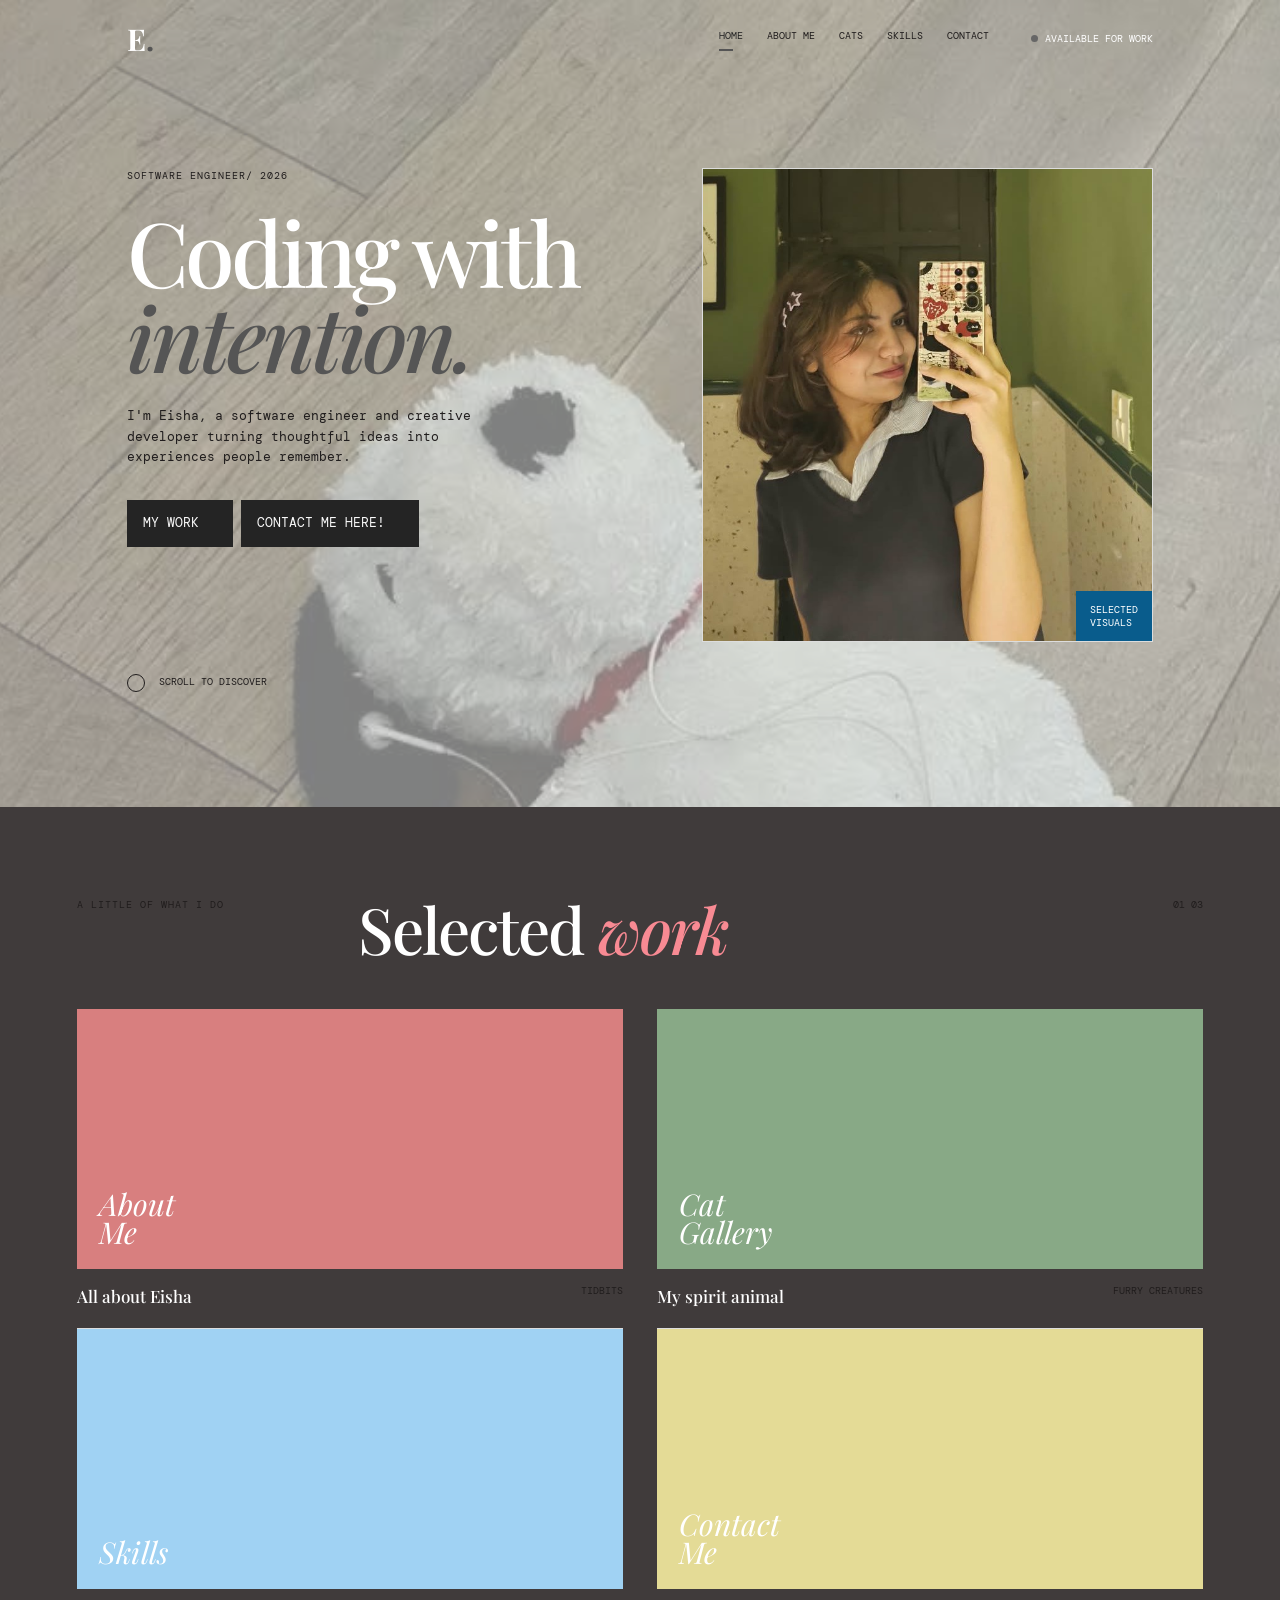
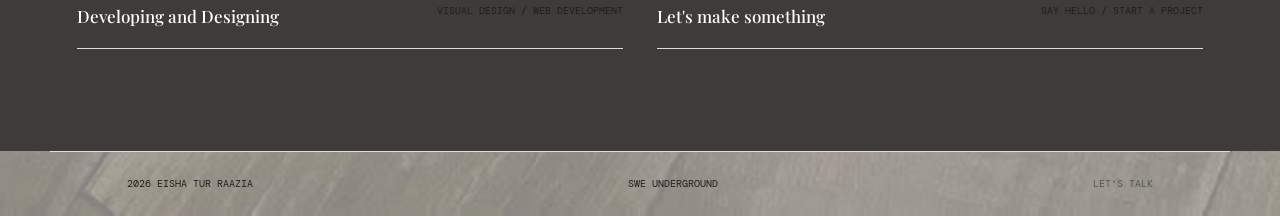
<file: index.html>
﻿<!DOCTYPE html>
<html lang="en">
<head>
    <meta charset="UTF-8">
    <meta name="viewport" content="width=device-width, initial-scale=1.0">
    <meta name="description" content="Eisha's portfolio - a visual designer and creative developer.">
    <title>Eisha | Creative Portfolio</title>
    <link rel="preconnect" href="https://fonts.googleapis.com">
    <link rel="preconnect" href="https://fonts.gstatic.com" crossorigin>
    <link href="https://fonts.googleapis.com/css2?family=DM+Mono:wght@400;500&family=Playfair+Display:wght@500;600;700&display=swap" rel="stylesheet">
    <link rel="stylesheet" href="portfolio/css/style.css">
</head>
<body>
    <header class="site-header">
        <a class="brand" href="index.html" aria-label="Eisha home">E<span>.</span></a>
        <nav class="main-nav" aria-label="Main navigation">
            <a class="active" href="index.html">Home</a>
            <a href="portfolio/hobboes.html">About Me</a>
            <a href="portfolio/Images.html">Cats</a>
            <a href="portfolio/Skills.html">Skills</a>
            <a href="portfolio/Contact.html">Contact</a>
        </nav>
        <a class="availability" href="portfolio/Contact.html"><span></span>Available for work</a>
    </header>
    <main>
        <section class="hero" aria-labelledby="hero-title">
            <div class="hero-copy">
                <p class="eyebrow">Software Engineer/ 2026</p>
                <h1 id="hero-title">Coding with <br><em>intention.</em></h1>
                <p class="intro">I'm Eisha, a software engineer and creative developer turning thoughtful ideas into experiences people remember.</p>
                <div class="hero-actions">
                    <a class="button button-dark" href="#work">My work <span></span></a>
                    <a class="button button-dark" href="portfolio/Contact.html">Contact me here! <span></span></a>
                </div>
            </div>
            <div class="hero-visual">
                <div class="image-frame">
                    <img src="portfolio/images/profile.jpeg" alt="my profile picture">
                    <span class="image-label">Selected<br>visuals <b></b></span>
                </div>
                <div class="orbit-note" aria-hidden="true"></div>
            </div>
            <div class="scroll-cue"><span></span> Scroll to discover</div>
        </section>
        <section class="work" id="work" aria-labelledby="work-title">
            <div class="section-heading">
                <p class="eyebrow">A little of what I do</p>
                <h2 id="work-title">Selected <em style="color: #f88a93;">work</em></h2>
                <p class="section-number">01 03</p>
            </div>
            <div class="work-grid">
                <a class="work-card-link" href="portfolio/hobboes.html" aria-label="Read more about me and my hobbies">
                <article class="work-card work-card-large"><div class=" card-image card-image-coral"><span>About<br>Me</span></div><div class="card-meta"><h3>All about Eisha</h3><p class="small">Tidbits</p></div></article>
                </a>
                <a class="work-card-link" href="portfolio/Images.html" aria-label="View a small gallery of cats Eisha loves">
                <article class="work-card"><div class="card-image card-image-green"><span>Cat<br>Gallery</span></div><div class="card-meta"><h3>My spirit animal</h3><p class="small">Furry creatures</p></div></article>
                </a>
                <a class="work-card-link" href="portfolio/Skills.html" aria-label="View Eisha's design and development skills">
                <article class="work-card"><div class="card-image card-image-blue"><span>Skills</span></div><div class="card-meta"><h3>Developing and Designing</h3><p class="small">Visual design / Web development</p></div></article>
                </a>
                <a class="work-card-link" href="portfolio/Contact.html" aria-label="Contact Eisha for work or to say hello">
                <article class="work-card work-card-large"><div class="card-image card-image-yellow"><span>Contact<br>Me</span></div><div class="card-meta"><h3>Let's make something</h3><p class="small">Say hello / Start a project</p></div></article>
                </a>
                
                
            </div>
        </section>
    </main>
    <footer class="site-footer"><p>2026 Eisha Tur Raazia</p><p>SWE Underground <span></span></p><a href="portfolio/Contact.html">Let's talk </a></footer>
</body>
</html>
</file>
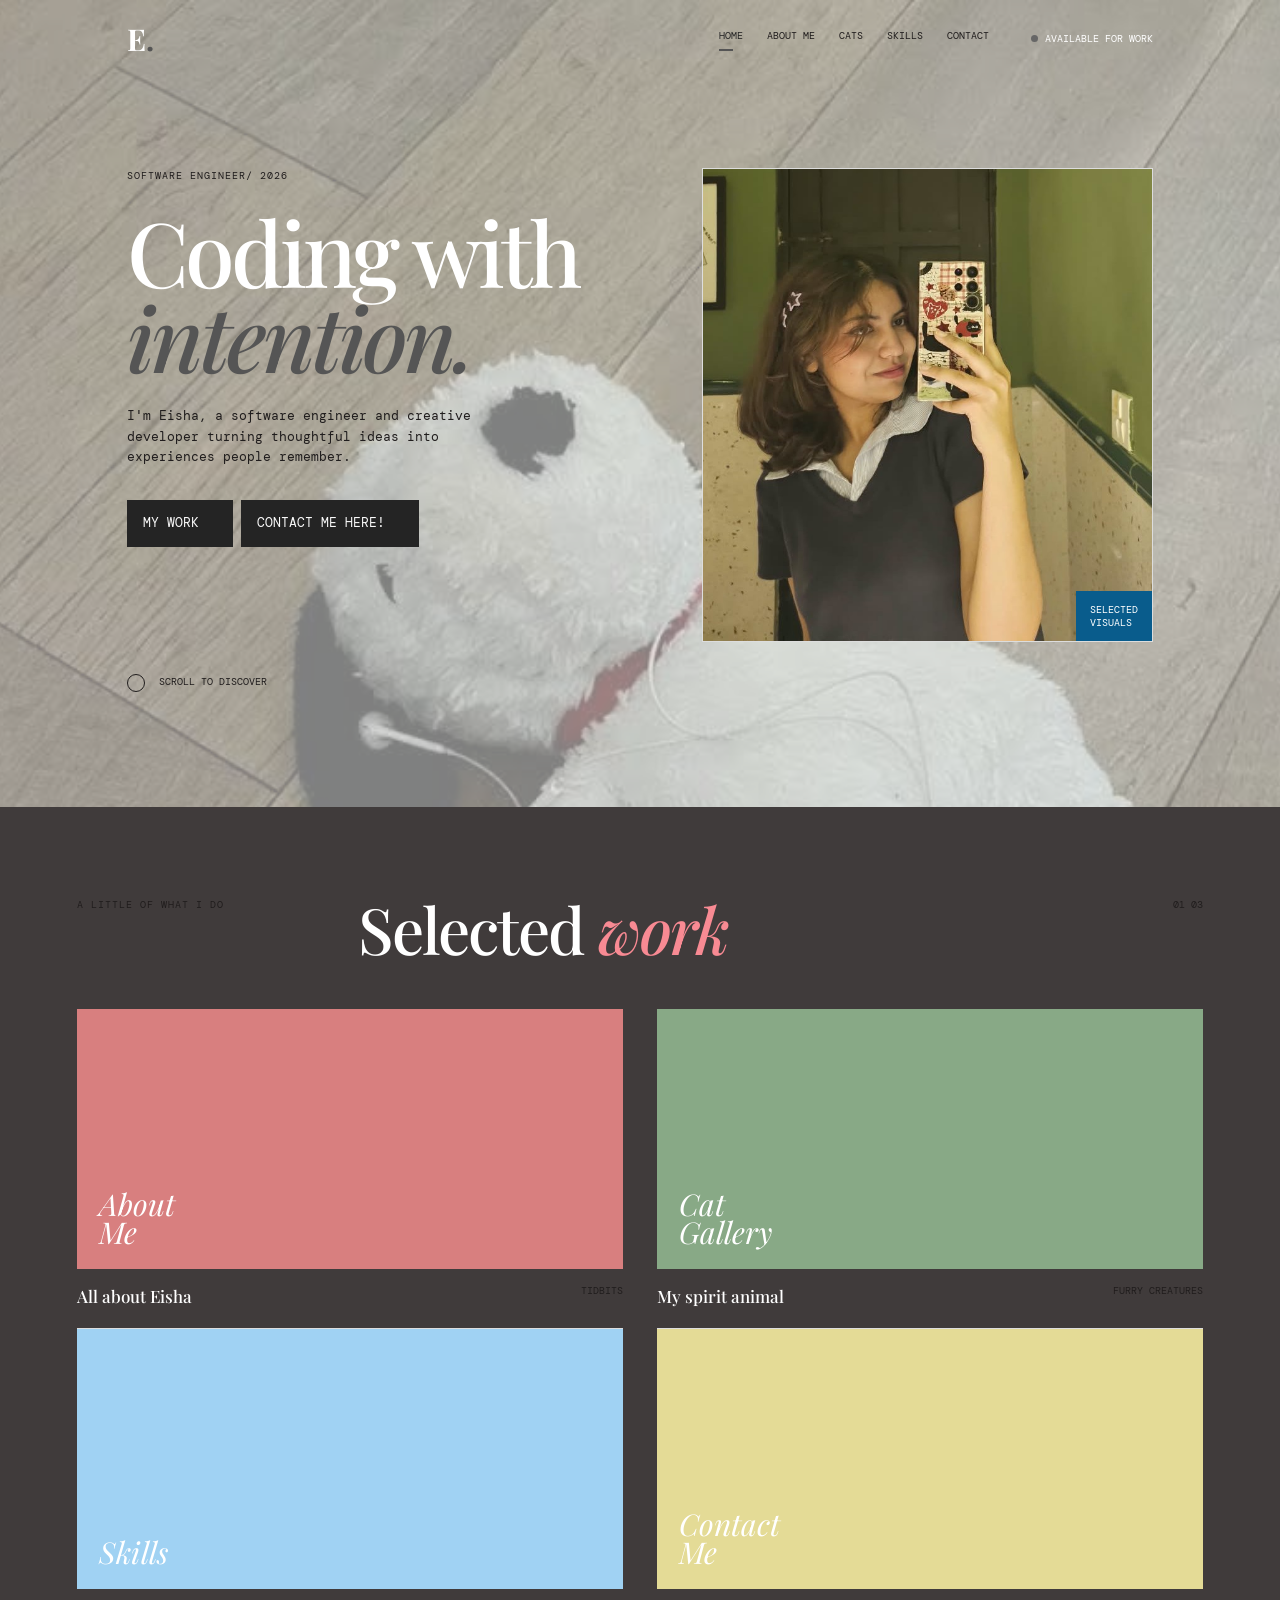
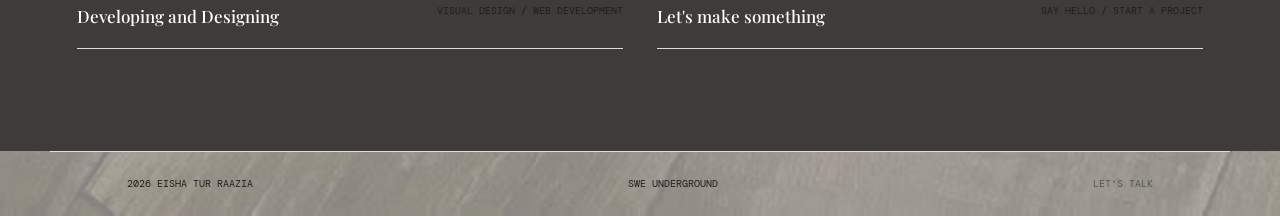
<file: portfolio/index.html>
﻿<!DOCTYPE html>
<html lang="en">
<head>
    <meta charset="UTF-8">
    <meta name="viewport" content="width=device-width, initial-scale=1.0">
    <meta name="description" content="Eisha's portfolio - a visual designer and creative developer.">
    <title>Eisha | Creative Portfolio</title>
    <link rel="preconnect" href="https://fonts.googleapis.com">
    <link rel="preconnect" href="https://fonts.gstatic.com" crossorigin>
    <link href="https://fonts.googleapis.com/css2?family=DM+Mono:wght@400;500&family=Playfair+Display:wght@500;600;700&display=swap" rel="stylesheet">
    <link rel="stylesheet" href="css/style.css">
</head>
<body>
    <header class="site-header">
        <a class="brand" href="hello.html" aria-label="Eisha home">E<span>.</span></a>
        <nav class="main-nav" aria-label="Main navigation">
            <a class="active" href="hello.html">Home</a>
            <a href="hobboes.html">About Me</a>
            <a href="Images.html">Cats</a>
            <a href="skills.html">Skills</a>
            <a href="contact.html">Contact</a>
        </nav>
        <a class="availability" href="contact.html"><span></span>Available for work</a>
    </header>
    <main>
        <section class="hero" aria-labelledby="hero-title">
            <div class="hero-copy">
                <p class="eyebrow">Software Engineer/ 2026</p>
                <h1 id="hero-title">Coding with <br><em>intention.</em></h1>
                <p class="intro">I'm Eisha, a software engineer and creative developer turning thoughtful ideas into experiences people remember.</p>
                <div class="hero-actions">
                    <a class="button button-dark" href="#work">My work <span></span></a>
                    <a class="button button-dark" href="contact.html">Contact me here! <span></span></a>
                </div>
            </div>
            <div class="hero-visual">
                <div class="image-frame">
                    <img src="images/profile.jpeg" alt="my profile picture">
                    <span class="image-label">Selected<br>visuals <b></b></span>
                </div>
                <div class="orbit-note" aria-hidden="true"></div>
            </div>
            <div class="scroll-cue"><span></span> Scroll to discover</div>
        </section>
        <section class="work" id="work" aria-labelledby="work-title">
            <div class="section-heading">
                <p class="eyebrow">A little of what I do</p>
                <h2 id="work-title">Selected <em style="color: #f88a93;">work</em></h2>
                <p class="section-number">01 03</p>
            </div>
            <div class="work-grid">
                <a class="work-card-link" href="hobboes.html" aria-label="Read more about me and my hobbies">
                <article class="work-card work-card-large"><div class=" card-image card-image-coral"><span>About<br>Me</span></div><div class="card-meta"><h3>All about Eisha</h3><p class="small">Tidbits</p></div></article>
                </a>
                <a class="work-card-link" href="Images.html" aria-label="View a small gallery of cats Eisha loves">
                <article class="work-card"><div class="card-image card-image-green"><span>Cat<br>Gallery</span></div><div class="card-meta"><h3>My spirit animal</h3><p class="small">Furry creatures</p></div></article>
                </a>
                <a class="work-card-link" href="skills.html" aria-label="View Eisha's design and development skills">
                <article class="work-card"><div class="card-image card-image-blue"><span>Skills</span></div><div class="card-meta"><h3>Developing and Designing</h3><p class="small">Visual design / Web development</p></div></article>
                </a>
                <a class="work-card-link" href="contact.html" aria-label="Contact Eisha for work or to say hello">
                <article class="work-card work-card-large"><div class="card-image card-image-yellow"><span>Contact<br>Me</span></div><div class="card-meta"><h3>Let's make something</h3><p class="small">Say hello / Start a project</p></div></article>
                </a>
                
                
            </div>
        </section>
    </main>
    <footer class="site-footer"><p>2026 Eisha Tur Raazia</p><p>SWE Underground <span></span></p><a href="contact.html">Let's talk </a></footer>
</body>
</html>
</file>
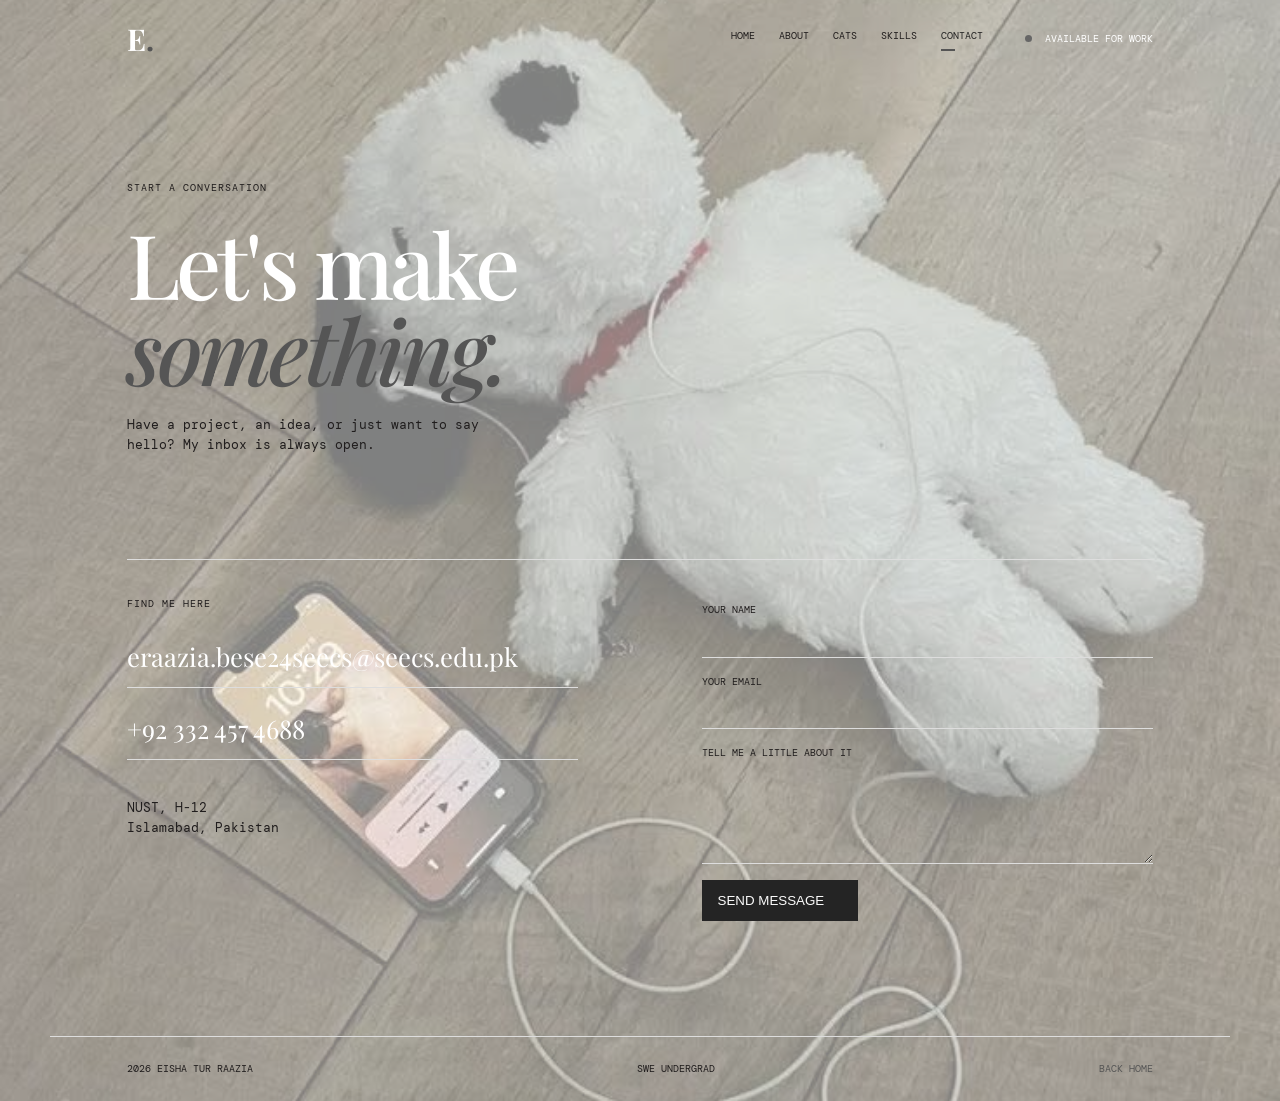
<file: Contact.html>
﻿<!DOCTYPE html>
<html lang="en">
<head>
    <meta charset="UTF-8">
    <meta name="viewport" content="width=device-width, initial-scale=1.0">
    <meta name="description" content="Contact Eisha Ahmed.">
    <title>Contact | Eisha</title>
    <!-- adding fonts here because the simple fonts aren't that aesthetic!--> 
    <link rel="preconnect" href="https://fonts.googleapis.com">
    <link rel="preconnect" href="https://fonts.gstatic.com" crossorigin>
    <link href="https://fonts.googleapis.com/css2?family=DM+Mono:wght@400;500&family=Playfair+Display:wght@500;600;700&display=swap" rel="stylesheet">
    <link rel="stylesheet" href="style.css">
</head>
<body class="inner-page">
    <header class="site-header">
        <a class="brand" href="hello.html" aria-label="Eisha home">E<span>.</span></a>
        <nav class="main-nav" aria-label="Main navigation"><a href="hello.html">Home</a><a href="hobboes.html">About</a><a href="images.html">Cats</a><a href="skills.html">Skills</a><a class="active" href="contact.html">Contact</a></nav>
        <span class="availability"><span></span> Available for work</span>
    </header>
    <main class="inner-main">
        <section class="page-intro"><p class="eyebrow">Start a conversation</p><h1>Let's make<br><em>something.</em></h1><p class="intro">Have a project, an idea, or just want to say hello? My inbox is always open.</p></section>
        <section class="contact-layout" aria-label="Contact details and message form">
            <div class="contact-details"><p class="eyebrow">Find me here</p><a class="contact-line" href="mailto:eraazia.bese24seecs@seecs.edu.pk">eraazia.bese24seecs@seecs.edu.pk <span></span></a><a class="contact-line" href="tel:+923324574688">+92 332 457 4688 <span></span></a><p class="contact-address">NUST, H-12<br>Islamabad, Pakistan</p></div>
            <form class="contact-form" action="mailto:eraazia.bese24seecs@seecs.edu.pk" method="post" enctype="text/plain"><label for="name">Your name</label><input id="name" name="name" type="text" required><label for="email">Your email</label><input id="email" name="email" type="email" required><label for="message">Tell me a little about it</label><textarea id="message" name="message" rows="4" required></textarea><button class="button button-dark" type="submit">Send message <span></span></button></form>
        </section>
    </main>
    <footer class="site-footer"><p> 2026 Eisha Tur Raazia</p><p>SWE Undergrad <span></span></p><a href="hello.html">Back home</a></footer>
</body>
</html>
</file>
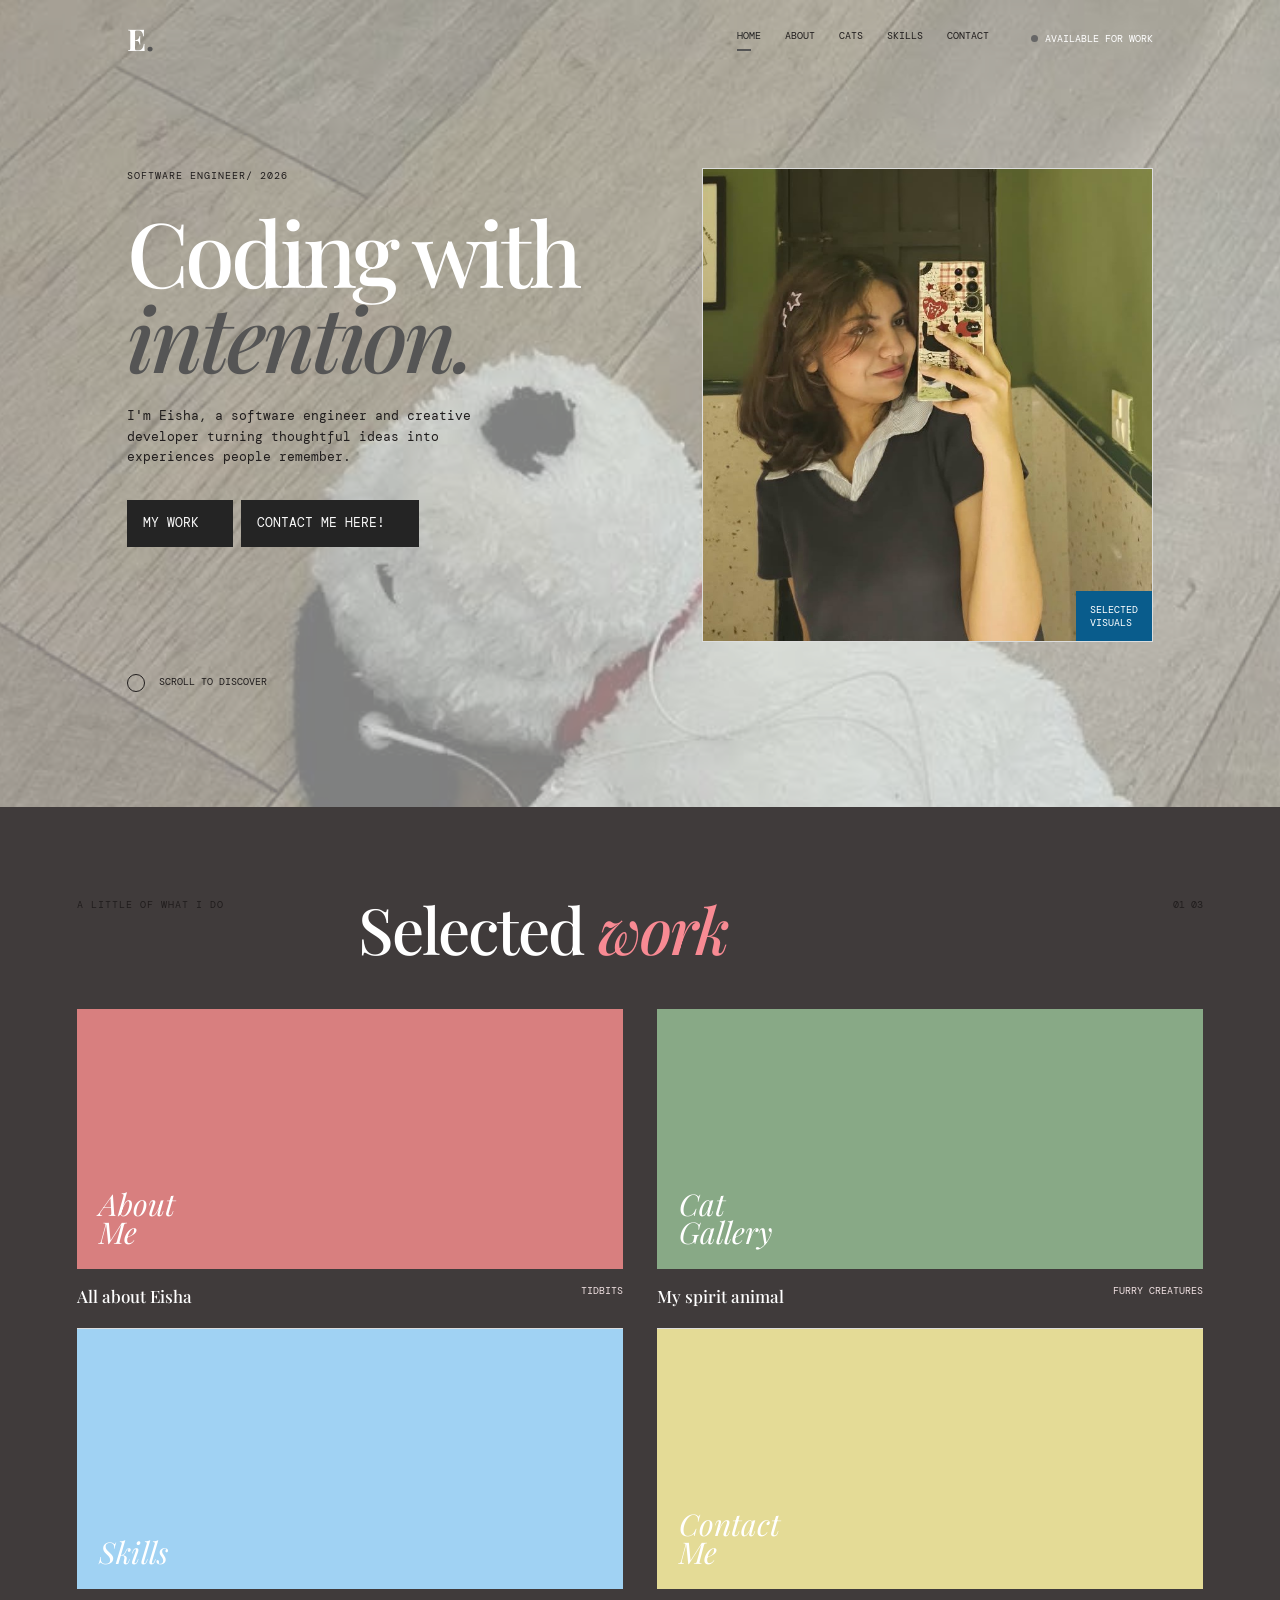
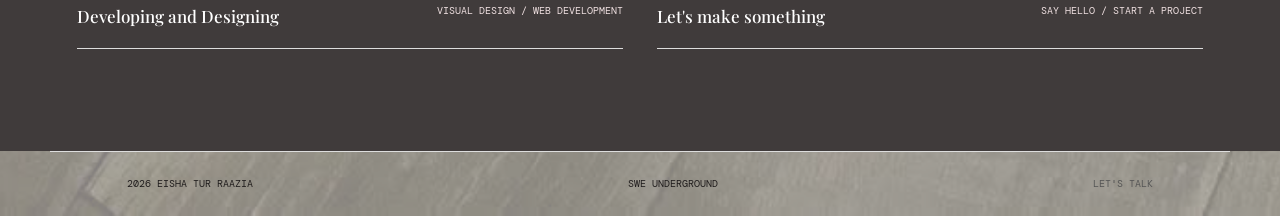
<file: hello.html>
﻿<!DOCTYPE html>
<html lang="en">
<head>
    <meta charset="UTF-8">
    <meta name="viewport" content="width=device-width, initial-scale=1.0">
    <meta name="description" content="Eisha's portfolio - a visual designer and creative developer.">
    <title>Eisha | Creative Portfolio</title>
    <link rel="preconnect" href="https://fonts.googleapis.com">
    <link rel="preconnect" href="https://fonts.gstatic.com" crossorigin>
    <link href="https://fonts.googleapis.com/css2?family=DM+Mono:wght@400;500&family=Playfair+Display:wght@500;600;700&display=swap" rel="stylesheet">
    <link rel="stylesheet" href="style.css">
</head>
<body>
    <header class="site-header">
        <a class="brand" href="hello.html" aria-label="Eisha home">E<span>.</span></a>
        <nav class="main-nav" aria-label="Main navigation">
            <a class="active" href="hello.html">Home</a>
            <a href="hobboes.html">About</a>
            <a href="images.html">Cats</a>
            <a href="skills.html">Skills</a>
            <a href="contact.html">Contact</a>
        </nav>
        <a class="availability" href="contact.html"><span></span>Available for work</a>
    </header>
    <main>
        <section class="hero" aria-labelledby="hero-title">
            <div class="hero-copy">
                <p class="eyebrow">Software Engineer/ 2026</p>
                <h1 id="hero-title">Coding with <br><em>intention.</em></h1>
                <p class="intro">I'm Eisha, a software engineer and creative developer turning thoughtful ideas into experiences people remember.</p>
                <div class="hero-actions">
                    <a class="button button-dark" href="#work">My work <span></span></a>
                    <a class="button button-dark" href="contact.html">Contact me here! <span></span></a>
                </div>
            </div>
            <div class="hero-visual">
                <div class="image-frame">
                    <img src="profile.jpeg" alt="my profile picture">
                    <span class="image-label">Selected<br>visuals <b></b></span>
                </div>
                <div class="orbit-note" aria-hidden="true"></div>
            </div>
            <div class="scroll-cue"><span></span> Scroll to discover</div>
        </section>
        <section class="work" id="work" aria-labelledby="work-title">
            <div class="section-heading">
                <p class="eyebrow">A little of what I do</p>
                <h2 id="work-title">Selected <em style="color: #f88a93;">work</em></h2>
                <p class="section-number">01 03</p>
            </div>
            <div class="work-grid">
                <a class="work-card-link" href="hobboes.html" aria-label="Read more about me and my hobbies">
                <article class="work-card work-card-large"><div class=" card-image card-image-coral"><span>About<br>Me</span></div><div class="card-meta"><h3>All about Eisha</h3><p id="small">Tidbits</p></div></article>
                </a>
                <a class="work-card-link" href="images.html" aria-label="View a small gallery of cats Eisha loves">
                <article class="work-card"><div class="card-image card-image-green"><span>Cat<br>Gallery</span></div><div class="card-meta"><h3>My spirit animal</h3><p id="small">Furry creatures</p></div></article>
                </a>
                <a class="work-card-link" href="skills.html" aria-label="View Eisha's design and development skills">
                <article class="work-card"><div class="card-image card-image-blue"><span>Skills</span></div><div class="card-meta"><h3>Developing and Designing</h3><p id="small">Visual design / Web development</p></div></article>
                </a>
                <a class="work-card-link" href="contact.html" aria-label="Contact Eisha for work or to say hello">
                <article class="work-card work-card-large"><div class="card-image card-image-yellow"><span>Contact<br>Me</span></div><div class="card-meta"><h3>Let's make something</h3><p id="small">Say hello / Start a project</p></div></article>
                </a>
                
                
            </div>
        </section>
    </main>
    <footer class="site-footer"><p>2026 Eisha Tur Raazia</p><p>SWE Underground <span></span></p><a href="contact.html">Let's talk </a></footer>
</body>
</html>
</file>
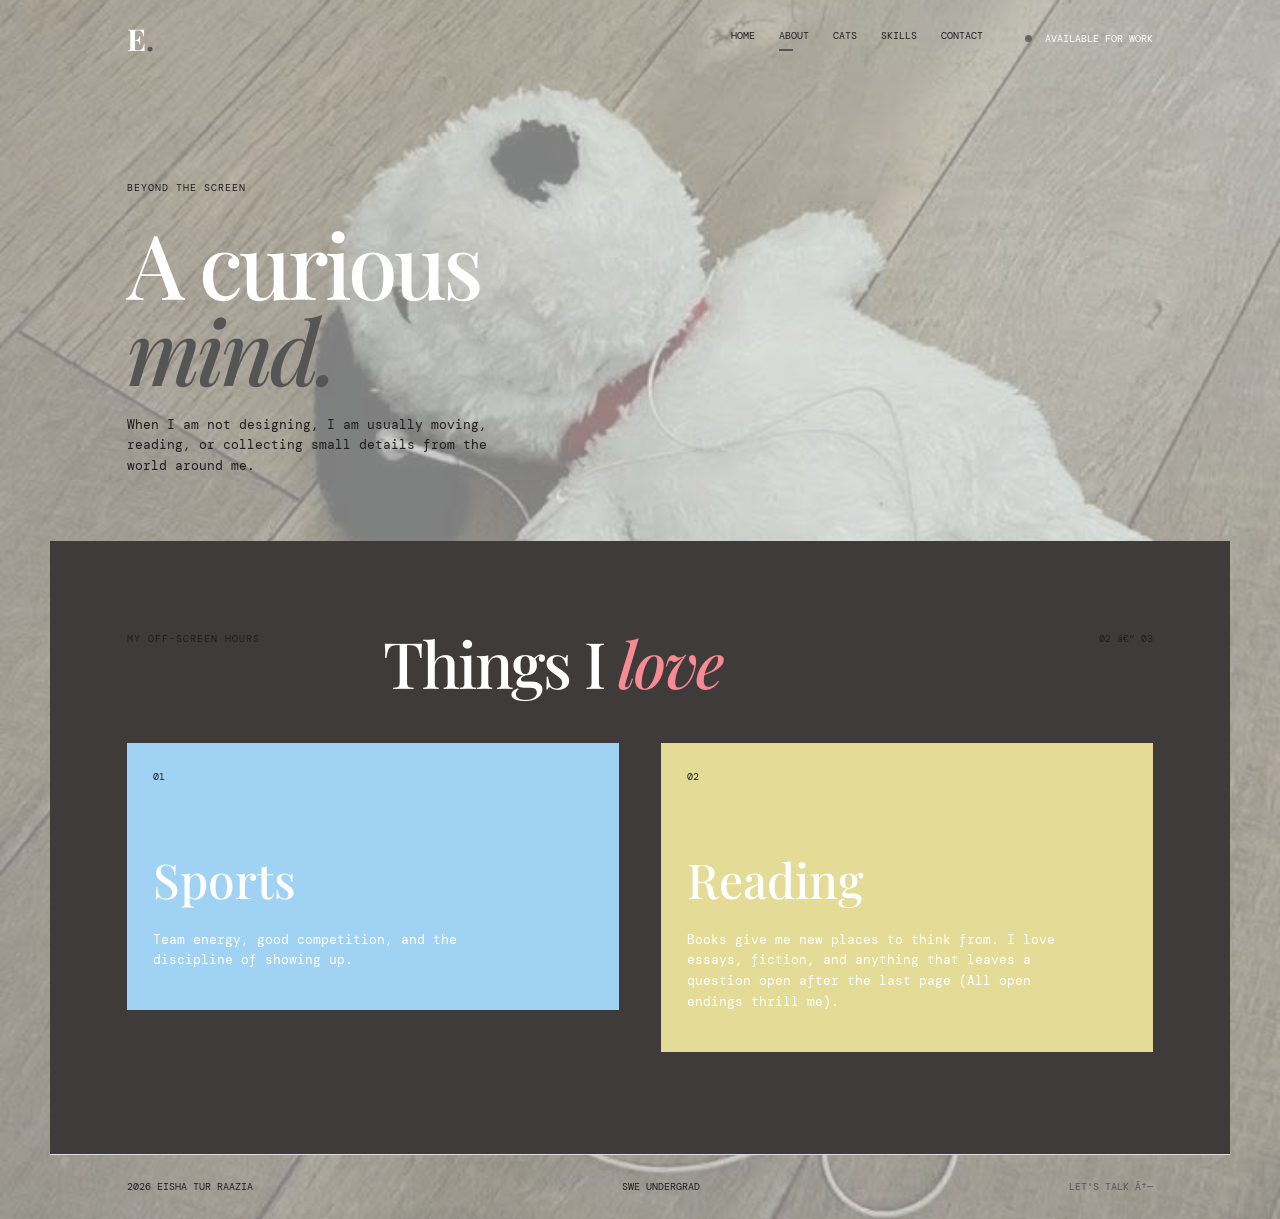
<file: hobboes.html>
﻿<!DOCTYPE html>
<html lang="en">
<head>
    <meta charset="UTF-8">
    <meta name="viewport" content="width=device-width, initial-scale=1.0">
    <meta name="description" content="Learn more about Eisha's interests, sports, and reading.">
    <title>About Eisha | Portfolio</title>
    <link rel="preconnect" href="https://fonts.googleapis.com">
    <link rel="preconnect" href="https://fonts.gstatic.com" crossorigin>
    <link href="https://fonts.googleapis.com/css2?family=DM+Mono:wght@400;500&family=Playfair+Display:wght@500;600;700&display=swap" rel="stylesheet">
    <link rel="stylesheet" href="style.css">
</head>
<body class="inner-page">
    <header class="site-header">
        <a class="brand" href="hello.html" aria-label="Eisha home">E<span>.</span></a>
        <nav class="main-nav" aria-label="Main navigation">
            <a href="hello.html">Home</a>
            <a class="active" href="hobboes.html">About</a>
            <a href="images.html">Cats</a>
            <a href="skills.html">Skills</a>
            <a href="contact.html">Contact</a>
        </nav>
        <span class="availability"><span></span> Available for work</span>
    </header>
    <main class="inner-main">
        <section class="page-intro about-intro">
            <p class="eyebrow">Beyond the screen</p>
            <h1>A curious<br><em>mind.</em></h1>
            <p class="intro">When I am not designing, I am usually moving, reading, or collecting small details from the world around me.</p>
        </section>
        <section class="interest-section" aria-labelledby="interests-title">
            <div class="section-heading"><p class="eyebrow">My off-screen hours</p><h2 id="interests-title">Things I <em style="color: #f88a93;">love</em></h2><p class="section-number">02 â€” 03</p></div>
            <div class="interest-grid">
                <article class="interest-card interest-sport"><p class="card-index">01</p><h3>Sports</h3><p>Team energy, good competition, and the discipline of showing up.</p></article>
                <article class="interest-card interest-reading"><p class="card-index">02</p><h3>Reading</h3><p>Books give me new places to think from. I love essays, fiction, and anything that leaves a question open after the last page (All open endings thrill me).</p></article>
            </div>
        </section>
    </main>
    <footer class="site-footer"><p>2026 Eisha Tur Raazia</p><p>SWE Undergrad <span></span></p><a href="contact.html">Let's talk â†—</a></footer>
</body>
</html>
</file>
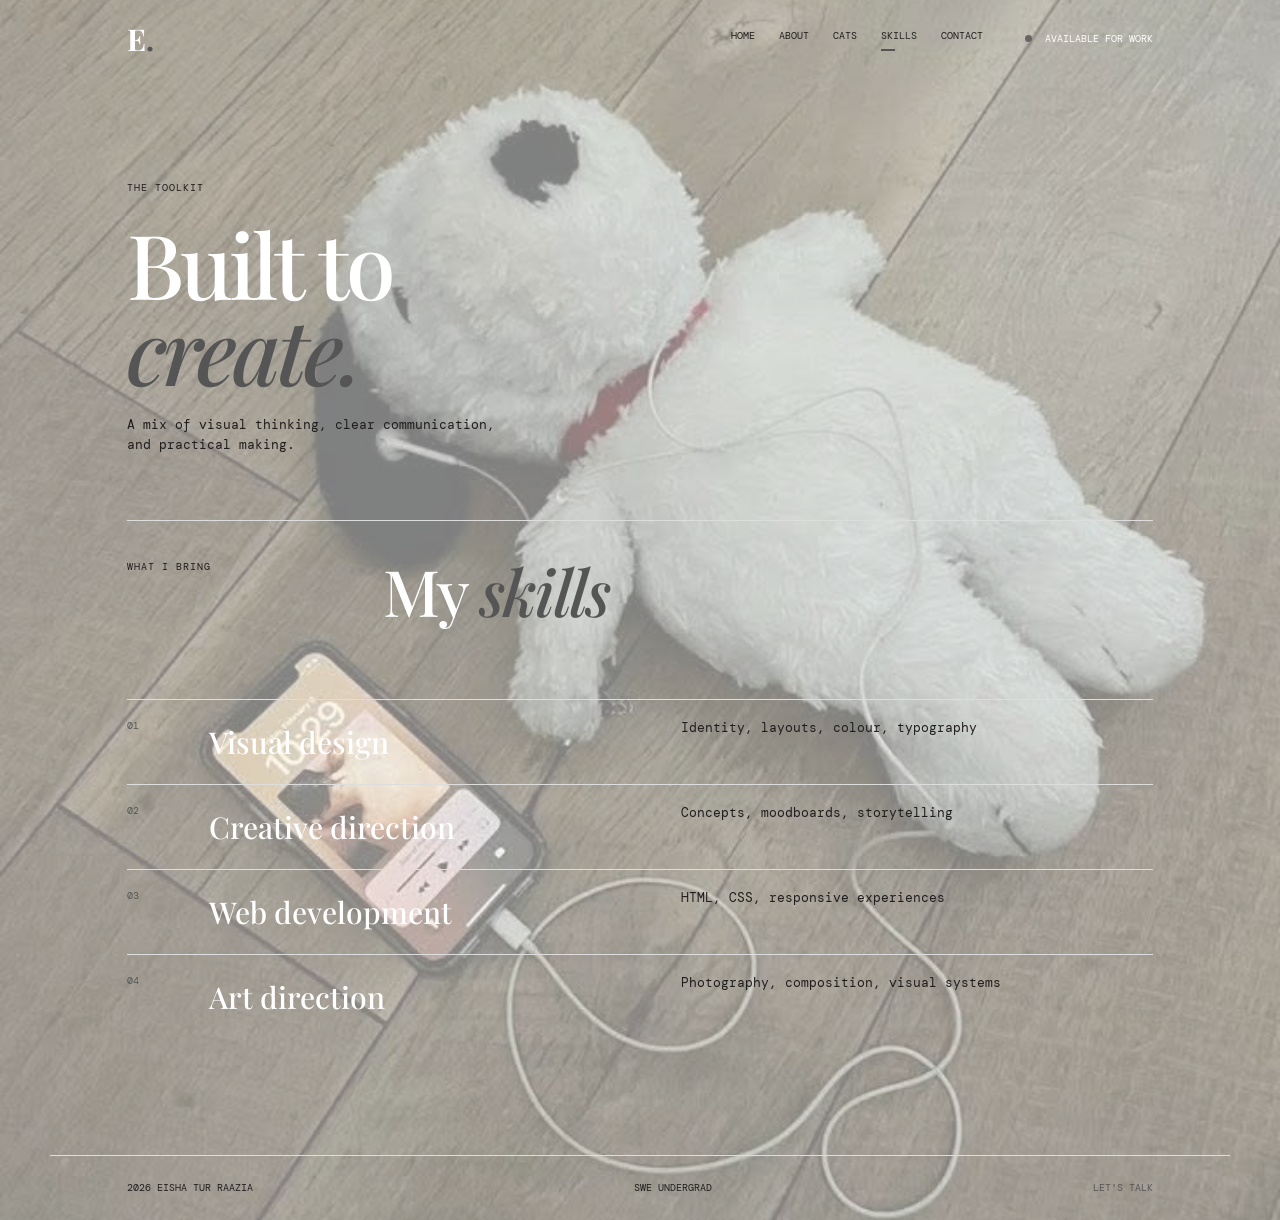
<file: Skills.html>
﻿<!DOCTYPE html>
<html lang="en">
<head>
    <meta charset="UTF-8">
    <meta name="viewport" content="width=device-width, initial-scale=1.0">
    <meta name="description" content="Eisha's design and development skills.">
    <title>Skills | Eisha</title>
    <link rel="preconnect" href="https://fonts.googleapis.com">
    <link rel="preconnect" href="https://fonts.gstatic.com" crossorigin>
    <link href="https://fonts.googleapis.com/css2?family=DM+Mono:wght@400;500&family=Playfair+Display:wght@500;600;700&display=swap" rel="stylesheet">
    <link rel="stylesheet" href="style.css">
            
</head>
<body class="inner-page">
    <header class="site-header">
        <a class="brand" href="hello.html" aria-label="Eisha home">E<span>.</span></a>
        <nav class="main-nav" aria-label="Main navigation">
            <a href="hello.html">Home</a>
            <a href="hobboes.html">About</a>
            <a href="images.html">Cats</a>
            <a class="active" href="skills.html">Skills</a>
            <a href="contact.html">Contact</a>
        </nav>
        <span class="availability"><span></span> Available for work</span>
    </header>
    <main class="inner-main">
        <section class="page-intro skills-intro">
            <p class="eyebrow">The toolkit</p>
            <h1>Built to<br><em>create.</em></h1>
            <p class="intro">A mix of visual thinking, clear communication, and practical making.</p>
        </section>
        <section class="skills-list" aria-labelledby="skills-title">
            <div class="section-heading"><p class="eyebrow">What I bring</p><h2 id="skills-title">My <em>skills</em></h2><p class="section-number"></p></div>
            <div class="skill-row"><span>01</span><h3>Visual design</h3><p>Identity, layouts, colour, typography</p></div>
            <div class="skill-row"><span>02</span><h3>Creative direction</h3><p>Concepts, moodboards, storytelling</p></div>
            <div class="skill-row"><span>03</span><h3>Web development</h3><p>HTML, CSS, responsive experiences</p></div>
            <div class="skill-row"><span>04</span><h3>Art direction</h3><p>Photography, composition, visual systems</p></div>
        </section>
    </main>
    <footer class="site-footer"><p>2026 Eisha Tur Raazia</p><p>SWE Undergrad <span></span></p><a href="contact.html">Let's talk</a></footer>
</body>
</html>
</file>
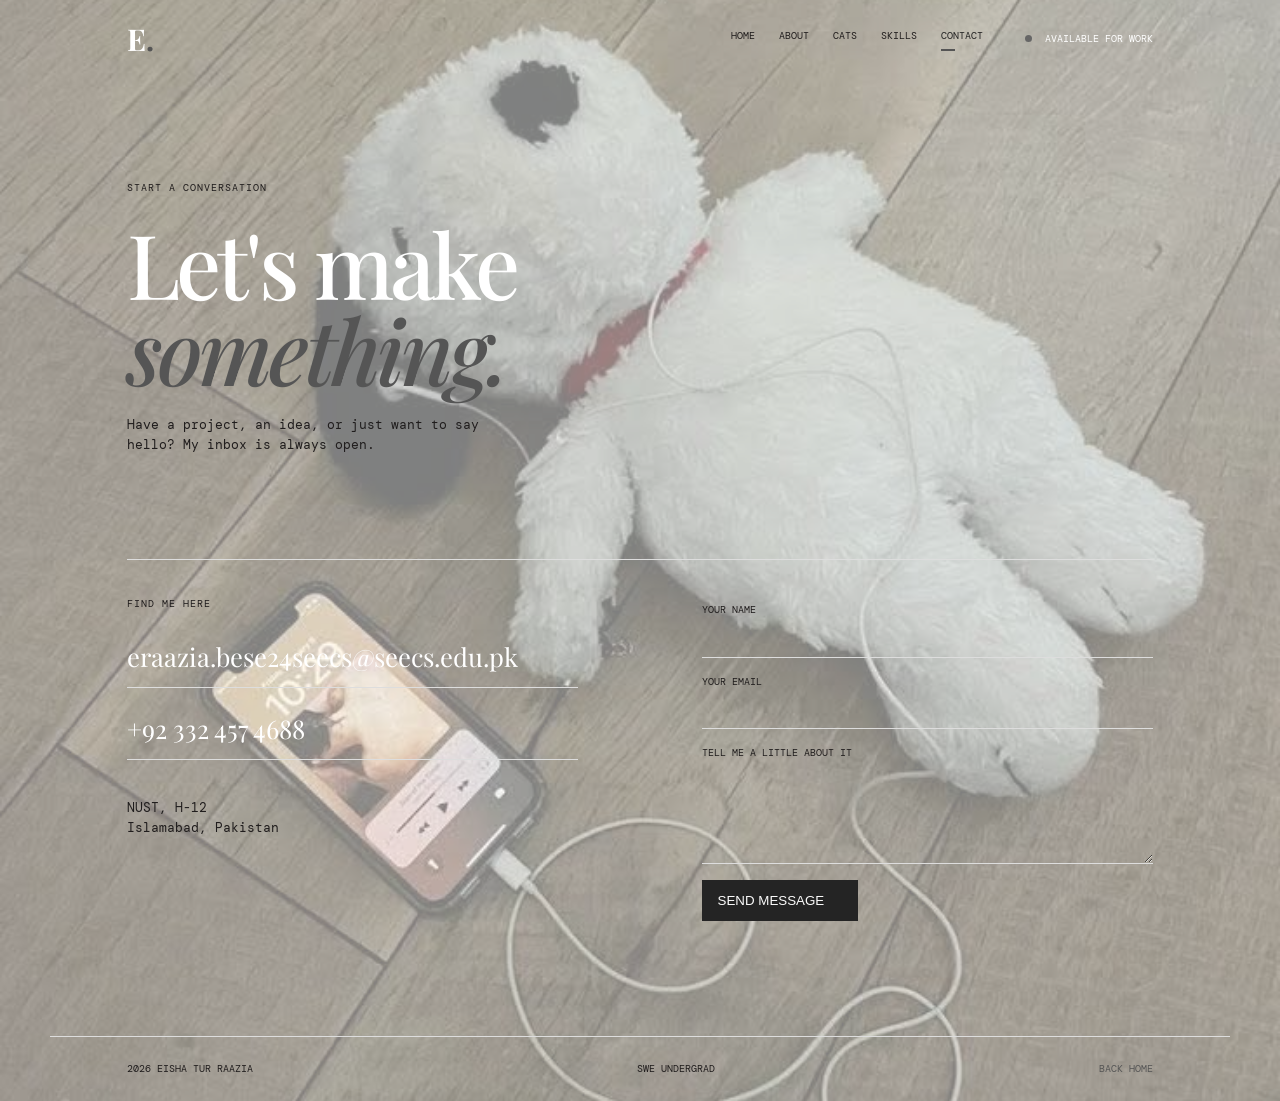
<file: portfolio/Contact.html>
﻿<!DOCTYPE html>
<html lang="en">
<head>
    <meta charset="UTF-8">
    <meta name="viewport" content="width=device-width, initial-scale=1.0">
    <meta name="description" content="Contact Eisha Ahmed.">
    <title>Contact | Eisha</title>
    <!-- adding fonts here because the simple fonts aren't that aesthetic!--> 
    <link rel="preconnect" href="https://fonts.googleapis.com">
    <link rel="preconnect" href="https://fonts.gstatic.com" crossorigin>
    <link href="https://fonts.googleapis.com/css2?family=DM+Mono:wght@400;500&family=Playfair+Display:wght@500;600;700&display=swap" rel="stylesheet">
    <link rel="stylesheet" href="css/style.css">
</head>
<body class="inner-page">
    <header class="site-header">
        <a class="brand" href="../index.html" aria-label="Eisha home">E<span>.</span></a>
        <nav class="main-nav" aria-label="Main navigation"><a href="../index.html">Home</a><a href="hobboes.html">About</a><a href="Images.html">Cats</a><a href="Skills.html">Skills</a><a class="active" href="Contact.html">Contact</a></nav>
        <span class="availability"><span></span> Available for work</span>
    </header>
    <main class="inner-main">
        <section class="page-intro"><p class="eyebrow">Start a conversation</p><h1>Let's make<br><em>something.</em></h1><p class="intro">Have a project, an idea, or just want to say hello? My inbox is always open.</p></section>
        <section class="contact-layout" aria-label="Contact details and message form">
            <div class="contact-details"><p class="eyebrow">Find me here</p><a class="contact-line" href="mailto:eraazia.bese24seecs@seecs.edu.pk">eraazia.bese24seecs@seecs.edu.pk <span></span></a><a class="contact-line" href="tel:+923324574688">+92 332 457 4688 <span></span></a><p class="contact-address">NUST, H-12<br>Islamabad, Pakistan</p></div>
            <form class="contact-form" action="mailto:eraazia.bese24seecs@seecs.edu.pk" method="post" enctype="text/plain"><label for="name">Your name</label><input id="name" name="name" type="text" required><label for="email">Your email</label><input id="email" name="email" type="email" required><label for="message">Tell me a little about it</label><textarea id="message" name="message" rows="4" required></textarea><button class="button button-dark" type="submit">Send message <span></span></button></form>
        </section>
    </main>
    <footer class="site-footer"><p> 2026 Eisha Tur Raazia</p><p>SWE Undergrad <span></span></p><a href="../index.html">Back home</a></footer>
</body>
</html>
</file>
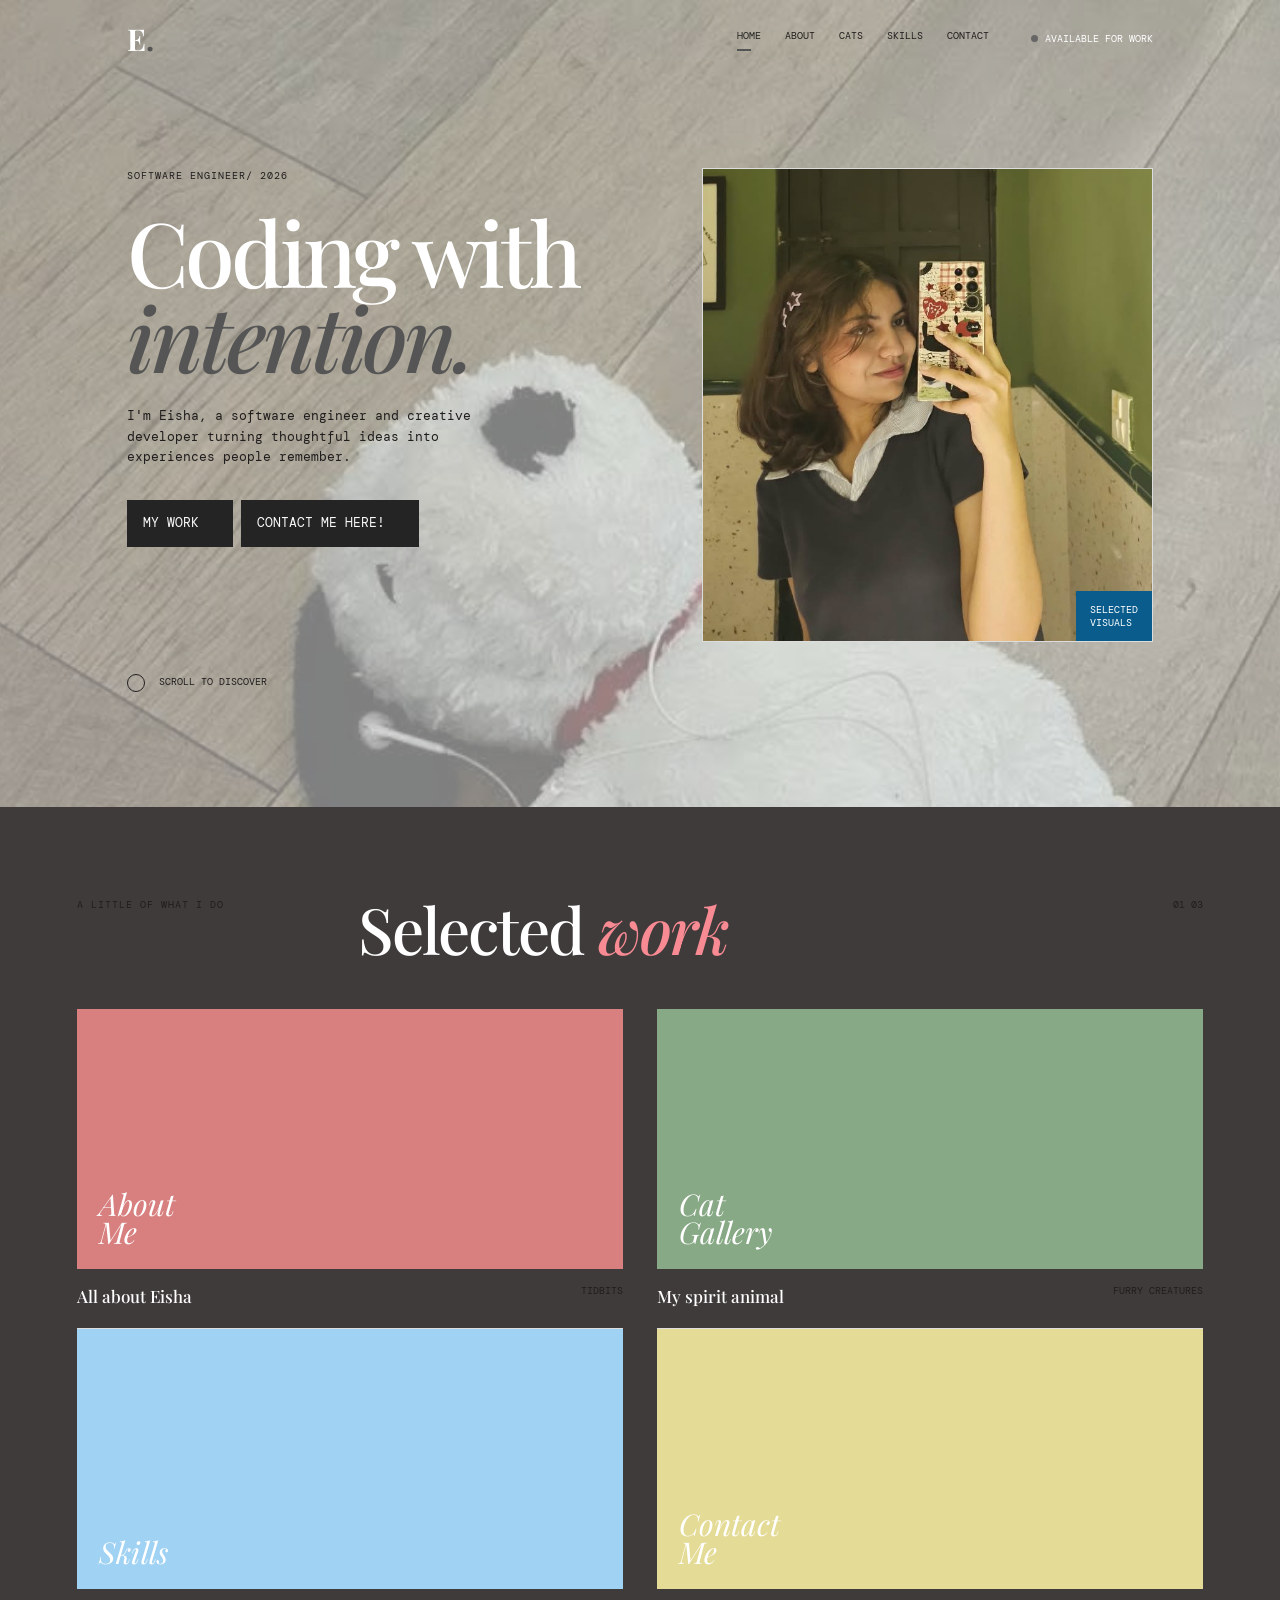
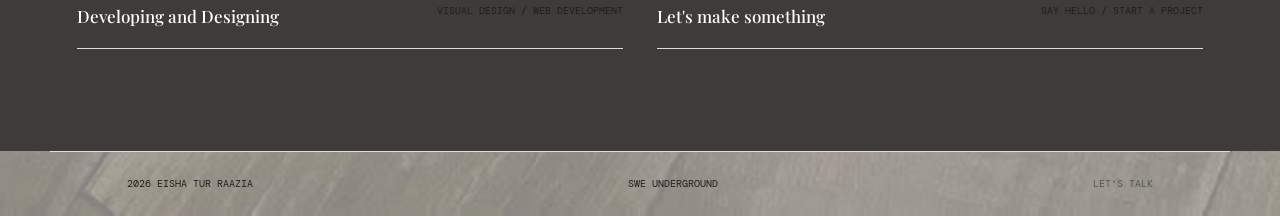
<file: portfolio/hello.html>
﻿<!DOCTYPE html>
<html lang="en">
<head>
    <meta charset="UTF-8">
    <meta name="viewport" content="width=device-width, initial-scale=1.0">
    <meta name="description" content="Eisha's portfolio - a visual designer and creative developer.">
    <title>Eisha | Creative Portfolio</title>
    <link rel="preconnect" href="https://fonts.googleapis.com">
    <link rel="preconnect" href="https://fonts.gstatic.com" crossorigin>
    <link href="https://fonts.googleapis.com/css2?family=DM+Mono:wght@400;500&family=Playfair+Display:wght@500;600;700&display=swap" rel="stylesheet">
    <link rel="stylesheet" href="css/style.css">
</head>
<body>
    <header class="site-header">
        <a class="brand" href="hello.html" aria-label="Eisha home">E<span>.</span></a>
        <nav class="main-nav" aria-label="Main navigation">
            <a class="active" href="hello.html">Home</a>
            <a href="hobboes.html">About</a>
            <a href="Images.html">Cats</a>
            <a href="skills.html">Skills</a>
            <a href="contact.html">Contact</a>
        </nav>
        <a class="availability" href="contact.html"><span></span>Available for work</a>
    </header>
    <main>
        <section class="hero" aria-labelledby="hero-title">
            <div class="hero-copy">
                <p class="eyebrow">Software Engineer/ 2026</p>
                <h1 id="hero-title">Coding with <br><em>intention.</em></h1>
                <p class="intro">I'm Eisha, a software engineer and creative developer turning thoughtful ideas into experiences people remember.</p>
                <div class="hero-actions">
                    <a class="button button-dark" href="#work">My work <span></span></a>
                    <a class="button button-dark" href="contact.html">Contact me here! <span></span></a>
                </div>
            </div>
            <div class="hero-visual">
                <div class="image-frame">
                    <img src="images/profile.jpeg" alt="my profile picture">
                    <span class="image-label">Selected<br>visuals <b></b></span>
                </div>
                <div class="orbit-note" aria-hidden="true"></div>
            </div>
            <div class="scroll-cue"><span></span> Scroll to discover</div>
        </section>
        <section class="work" id="work" aria-labelledby="work-title">
            <div class="section-heading">
                <p class="eyebrow">A little of what I do</p>
                <h2 id="work-title">Selected <em style="color: #f88a93;">work</em></h2>
                <p class="section-number">01 03</p>
            </div>
            <div class="work-grid">
                <a class="work-card-link" href="hobboes.html" aria-label="Read more about me and my hobbies">
                <article class="work-card work-card-large"><div class=" card-image card-image-coral"><span>About<br>Me</span></div><div class="card-meta"><h3>All about Eisha</h3><p class="small">Tidbits</p></div></article>
                </a>
                <a class="work-card-link" href="Images.html" aria-label="View a small gallery of cats Eisha loves">
                <article class="work-card"><div class="card-image card-image-green"><span>Cat<br>Gallery</span></div><div class="card-meta"><h3>My spirit animal</h3><p class="small">Furry creatures</p></div></article>
                </a>
                <a class="work-card-link" href="skills.html" aria-label="View Eisha's design and development skills">
                <article class="work-card"><div class="card-image card-image-blue"><span>Skills</span></div><div class="card-meta"><h3>Developing and Designing</h3><p class="small">Visual design / Web development</p></div></article>
                </a>
                <a class="work-card-link" href="contact.html" aria-label="Contact Eisha for work or to say hello">
                <article class="work-card work-card-large"><div class="card-image card-image-yellow"><span>Contact<br>Me</span></div><div class="card-meta"><h3>Let's make something</h3><p class="small">Say hello / Start a project</p></div></article>
                </a>
                
                
            </div>
        </section>
    </main>
    <footer class="site-footer"><p>2026 Eisha Tur Raazia</p><p>SWE Underground <span></span></p><a href="contact.html">Let's talk </a></footer>
</body>
</html>
</file>
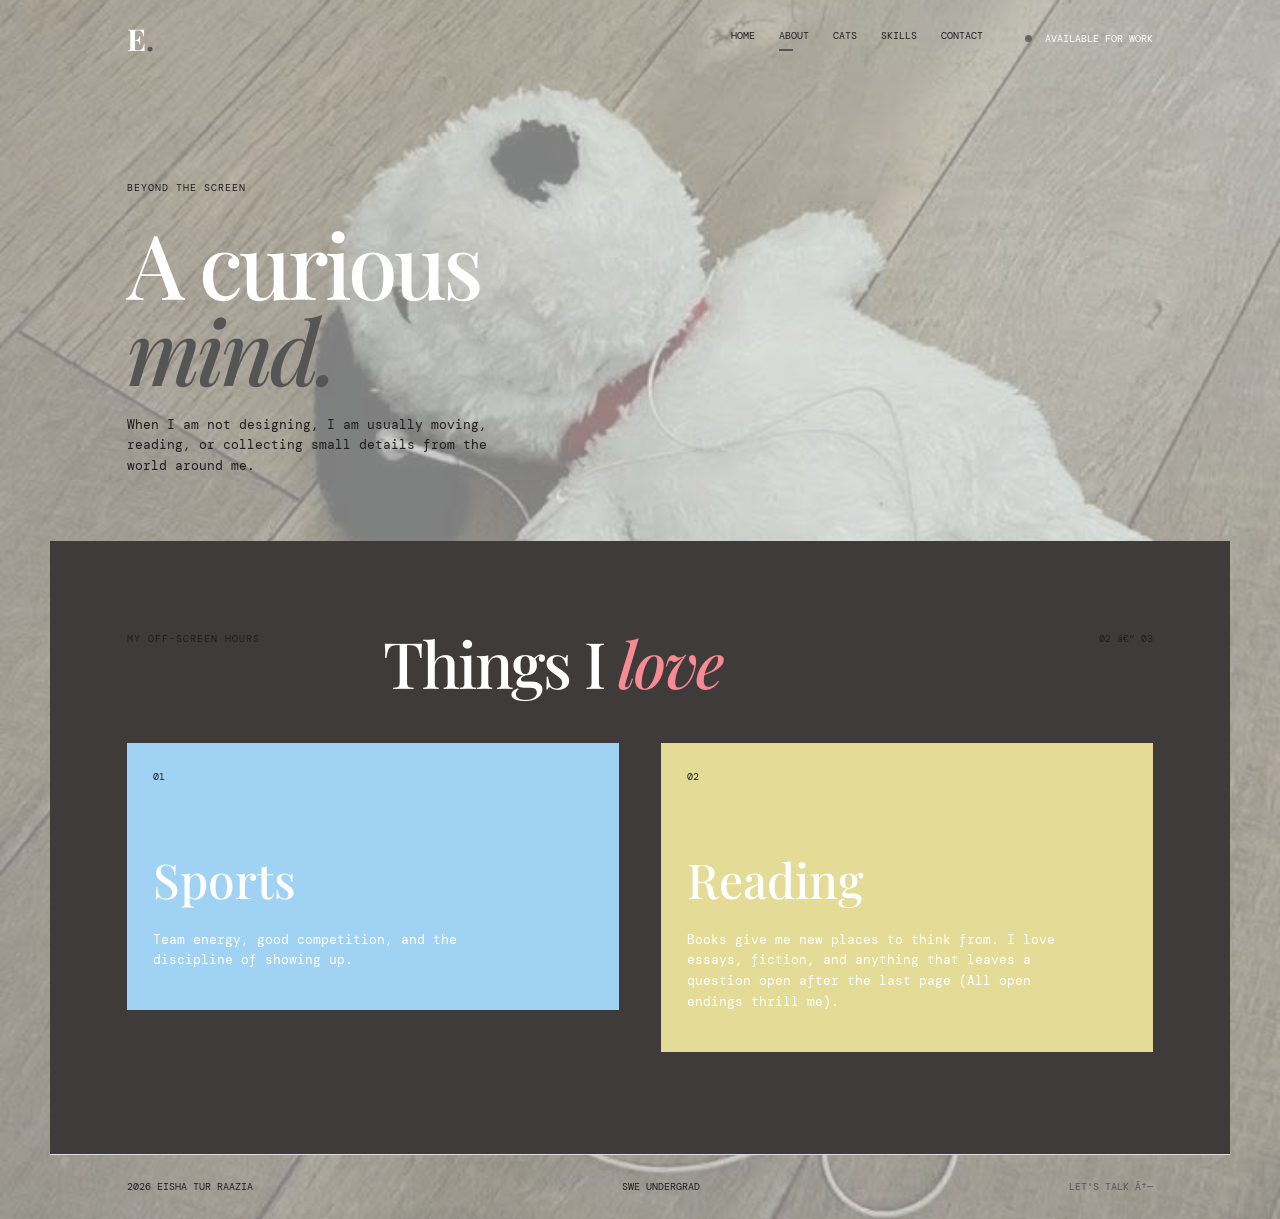
<file: portfolio/hobboes.html>
﻿<!DOCTYPE html>
<html lang="en">
<head>
    <meta charset="UTF-8">
    <meta name="viewport" content="width=device-width, initial-scale=1.0">
    <meta name="description" content="Learn more about Eisha's interests, sports, and reading.">
    <title>About Eisha | Portfolio</title>
    <link rel="preconnect" href="https://fonts.googleapis.com">
    <link rel="preconnect" href="https://fonts.gstatic.com" crossorigin>
    <link href="https://fonts.googleapis.com/css2?family=DM+Mono:wght@400;500&family=Playfair+Display:wght@500;600;700&display=swap" rel="stylesheet">
    <link rel="stylesheet" href="css/style.css">
</head>
<body class="inner-page">
    <header class="site-header">
        <a class="brand" href="../index.html" aria-label="Eisha home">E<span>.</span></a>
        <nav class="main-nav" aria-label="Main navigation">
            <a href="../index.html">Home</a>
            <a class="active" href="hobboes.html">About</a>
            <a href="Images.html">Cats</a>
            <a href="Skills.html">Skills</a>
            <a href="Contact.html">Contact</a>
        </nav>
        <span class="availability"><span></span> Available for work</span>
    </header>
    <main class="inner-main">
        <section class="page-intro about-intro">
            <p class="eyebrow">Beyond the screen</p>
            <h1>A curious<br><em>mind.</em></h1>
            <p class="intro">When I am not designing, I am usually moving, reading, or collecting small details from the world around me.</p>
        </section>
        <section class="interest-section" aria-labelledby="interests-title">
            <div class="section-heading"><p class="eyebrow">My off-screen hours</p><h2 id="interests-title">Things I <em style="color: #f88a93;">love</em></h2><p class="section-number">02 â€” 03</p></div>
            <div class="interest-grid">
                <article class="interest-card interest-sport"><p class="card-index">01</p><h3>Sports</h3><p>Team energy, good competition, and the discipline of showing up.</p></article>
                <article class="interest-card interest-reading"><p class="card-index">02</p><h3>Reading</h3><p>Books give me new places to think from. I love essays, fiction, and anything that leaves a question open after the last page (All open endings thrill me).</p></article>
            </div>
        </section>
    </main>
    <footer class="site-footer"><p>2026 Eisha Tur Raazia</p><p>SWE Undergrad <span></span></p><a href="Contact.html">Let's talk â†—</a></footer>
</body>
</html>
</file>
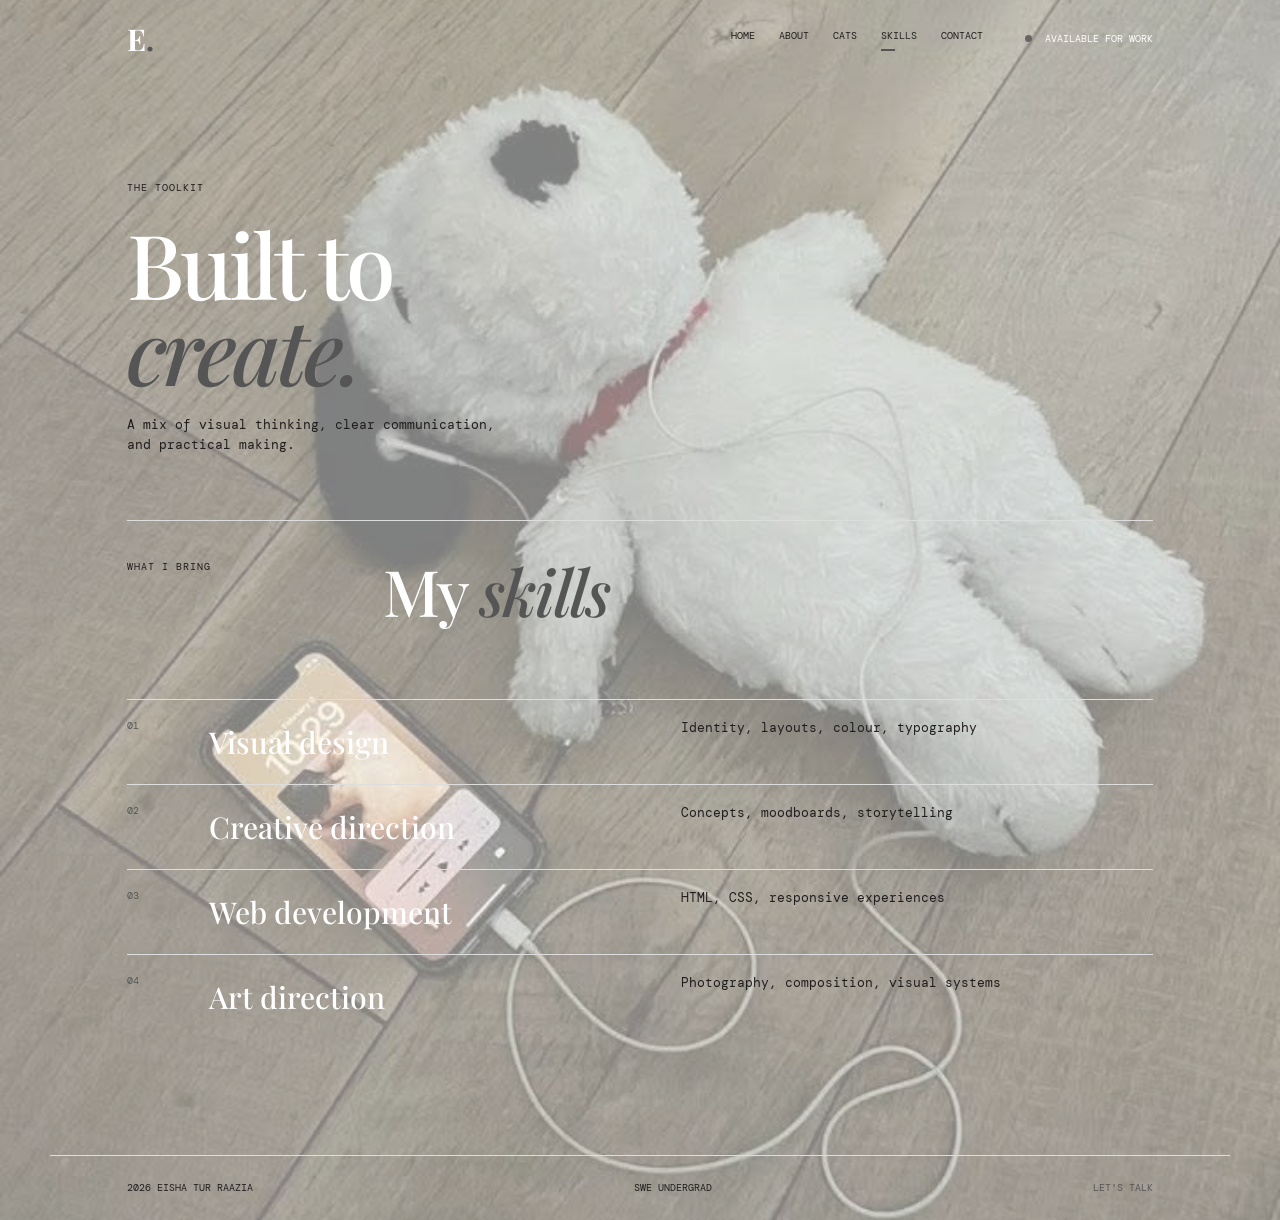
<file: portfolio/Skills.html>
﻿<!DOCTYPE html>
<html lang="en">
<head>
    <meta charset="UTF-8">
    <meta name="viewport" content="width=device-width, initial-scale=1.0">
    <meta name="description" content="Eisha's design and development skills.">
    <title>Skills | Eisha</title>
    <link rel="preconnect" href="https://fonts.googleapis.com">
    <link rel="preconnect" href="https://fonts.gstatic.com" crossorigin>
    <link href="https://fonts.googleapis.com/css2?family=DM+Mono:wght@400;500&family=Playfair+Display:wght@500;600;700&display=swap" rel="stylesheet">
    <link rel="stylesheet" href="css/style.css">
            
</head>
<body class="inner-page">
    <header class="site-header">
        <a class="brand" href="../index.html" aria-label="Eisha home">E<span>.</span></a>
        <nav class="main-nav" aria-label="Main navigation">
            <a href="../index.html">Home</a>
            <a href="hobboes.html">About</a>
            <a href="Images.html">Cats</a>
            <a class="active" href="Skills.html">Skills</a>
            <a href="Contact.html">Contact</a>
        </nav>
        <span class="availability"><span></span> Available for work</span>
    </header>
    <main class="inner-main">
        <section class="page-intro skills-intro">
            <p class="eyebrow">The toolkit</p>
            <h1>Built to<br><em>create.</em></h1>
            <p class="intro">A mix of visual thinking, clear communication, and practical making.</p>
        </section>
        <section class="skills-list" aria-labelledby="skills-title">
            <div class="section-heading"><p class="eyebrow">What I bring</p><h2 id="skills-title">My <em>skills</em></h2><p class="section-number"></p></div>
            <div class="skill-row"><span>01</span><h3>Visual design</h3><p>Identity, layouts, colour, typography</p></div>
            <div class="skill-row"><span>02</span><h3>Creative direction</h3><p>Concepts, moodboards, storytelling</p></div>
            <div class="skill-row"><span>03</span><h3>Web development</h3><p>HTML, CSS, responsive experiences</p></div>
            <div class="skill-row"><span>04</span><h3>Art direction</h3><p>Photography, composition, visual systems</p></div>
        </section>
    </main>
    <footer class="site-footer"><p>2026 Eisha Tur Raazia</p><p>SWE Undergrad <span></span></p><a href="Contact.html">Let's talk</a></footer>
</body>
</html>
</file>
<file: portfolio/css/style.css>
:root {
    --ink: #242424;
    --paper: #fafafa;
    --highlighted: #095c8c;
    --muted: #201d1d;
    --line: #dddddd;
    --accent: #555555;
    --blue: #a0d2f3;
    --yellow: #e4db96;
    --green: #88a986;
    --coral: #d87f7f;
    --mono: 'DM Mono', monospace;
    --display: 'Playfair Display', Georgia, serif;
}

* { box-sizing: border-box; }
html {
    scroll-behavior: smooth;
}
body {
    margin: 0;
    color: white;
    font-family: var(--mono);
    font-size: 13px;
    line-height: 1.6;
    z-index: 0;
    position:relative;

}
body::before{
    content:"";
    position: absolute;
    top: 0;
    left: 0;
    width: 100%;
    height: 100%;
    background: url('../images/Snoopy.jpg') center center / cover no-repeat;
    opacity: 0.5; /* Adjust opacity */
    z-index: -1;  

}
a {
    color: inherit;
    text-decoration: none;
}
h1, h2, h3, p {
    margin-top: 0;
}

.site-header, .site-footer {
    align-items: center;
    display: flex;
    justify-content: space-between;
    margin: auto;
    max-width: 1180px;
    padding: 24px 6vw;
}
.brand {
    font-family: var(--display);
    font-size: 30px;
    font-weight: 700;
    line-height: 1;
}
.brand span, h1 em, h2 em {
    color: var(--accent);
}
.main-nav {
    display: flex;
    gap: 24px;
    margin-left: auto;
    margin-right: 42px;
}
.main-nav a {
    color: var(--muted);
    font-size: 10px;
    text-transform: uppercase;
}
.main-nav a:hover, .main-nav .active {
    color: var(--ink);
}
.main-nav .active::after {
    background: var(--accent);
    content: '';
    display: block;
    height: 2px;
    margin-top: 5px;
    width: 14px;
}
.availability {
    font-size: 10px;
    text-transform: uppercase;
}
.availability span {
    background: #666666;
    border-radius: 50%;
    display: inline-block;
    height: 7px;
    margin-right: 7px;
    width: 7px;
}

.hero {
    margin: 3vw auto 0;
    max-width: 1180px;
    padding: 4vw 6vw 9vw;
}
.hero-copy {
    float: left;
    max-width: 500px;
    width: 48%;
}
.hero-visual {
    float: right;
    max-width: 500px;
    width: 44%;
}
.hero::after, .hero-actions::after, .work::after, .cat-gallery::after, .contact-layout::after, .interest-grid::after {
    clear: both;
    content: '';
    display: table;
}
.eyebrow {
    color: var(--muted);
    font-size: 10px;
    letter-spacing: 1px;
    margin-bottom: 24px;
    text-transform: uppercase;
}
h1 {
    font-family: var(--display);
    font-size: clamp(56px, 7vw, 96px);
    font-weight: 500;
    letter-spacing: -4px;
    line-height: .95;
    margin-bottom: 28px;
}
.intro {
    color: var(--muted);
    max-width: 380px;
}
.hero-actions {
    margin-top: 32px;
}
.button {
    display: inline-flex;
    gap: 18px;
    padding: 13px 16px;
    text-transform: uppercase;
}
.button-dark {
    background: var(--ink);
    color: var(--paper);
}
.button-dark span, .text-link span {
    color: var(--accent);
}
.text-link {
    border-bottom: 1px solid var(--ink);
    float: right;
    padding-bottom: 3px;
}
.image-frame {
    aspect-ratio: 1 / 1.05;
    border: 1px solid var(--line);
    overflow: hidden;
    position: relative;
}
.image-frame img {
    height: 100%;
    object-fit: cover;
    width: 100%;
}
.image-label {
    background: var(--highlighted
);
    bottom: 0;
    font-size: 10px;
    line-height: 1.3;
    padding: 12px 14px;
    position: absolute;
    right: 0;
    text-transform: uppercase;
}
.image-label b {
    color: var(--accent);
    display: block;
    font-size: 16px;
}
.scroll-cue {
    clear: both;
    color: var(--muted);
    font-size: 10px;
    padding-top: 32px;
    text-transform: uppercase;
}
.scroll-cue span {
    border: 1px solid var(--muted);
    border-radius: 50%;
    display: inline-block;
    height: 18px;
    margin-right: 8px;
    vertical-align: middle;
    width: 18px;
}
.small {
    color: #efe0e1;
}
.work, .interest-section {
    background: #403b3b;
    padding: 7vw 6vw 8vw;
}
.section-heading {
    margin: auto auto 48px;
    max-width: 1180px;
}
.section-heading .eyebrow {
    float: left;
    margin: 0;
    width: 25%;
}
h2 {
    font-family: var(--display);
    font-size: clamp(40px, 5vw, 64px);
    font-weight: 500;
    letter-spacing: -2px;
    line-height: 1;
    margin: 0;
}
.section-heading h2 {
    float: left;
    width: 50%;
}
.section-number {
    color: var(--muted);
    float: right;
    font-size: 10px;
    margin: 0;
    text-align: right;
    width: 25%;
}
.section-heading::after, .card-meta::after {
    clear: both;
    content: '';
    display: table;
}
.work-grid {
    margin: auto;
    max-width: 1180px;
}
.work-card-link {
    display: block;
    float: left;
    margin-right: 3%;
    width: 48.5%;
}
.work-card-link:nth-child(2n) {
    margin-right: 0;
}
.card-image {
    align-items: end;
    display: flex;
    height: 260px;
    justify-content: flex-start;
    padding: 22px;
}
.card-image span {
    font-family: var(--display);
    font-size: 30px;
    font-style: italic;
    line-height: .95;
}
.card-image-coral {
    background: var(--coral);
}
.card-image-blue {
    background: var(--blue);
}
.card-image-green {
    background: var(--green);
}
.card-image-yellow {
    background: var(--yellow);
}
.card-meta {
    border-bottom: 1px solid var(--line);
    padding: 14px 0 18px;
}
.card-meta h3 {
    float: left;
    font-family: var(--display);
    font-size: 17px;
    font-weight: 500;
    margin: 0;
}
.card-meta p {
    color: var(--muted);
    float: right;
    font-size: 10px;
    margin: 0;
    text-transform: uppercase;
}
.site-footer {
    border-top: 1px solid var(--line);
    clear: both;
    color: var(--muted);
    font-size: 10px;
    text-transform: uppercase;
}
.site-footer p {
    margin: 0;
}
.site-footer span, .site-footer a {
    color: var(--accent);
}

.inner-main {
    margin: auto;
    max-width: 1180px;
    padding: 5vw 6vw 9vw;
}
.page-intro {
    max-width: 700px;
    padding: 3vw 0 7vw;
}
.page-intro h1 {
    margin-bottom: 24px;
}
.about-intro, .skills-intro {
    padding-bottom: 4vw;
}
.contact-layout {
    border-top: 1px solid var(--line);
    padding-top: 36px;
}
.contact-details {
    float: left;
    width: 44%;
}
.contact-form {
    float: right;
    width: 44%;
}
.contact-line {
    border-bottom: 1px solid var(--line);
    display: block;
    font-family: var(--display);
    font-size: clamp(18px, 2vw, 26px);
    margin-bottom: 20px;
    padding-bottom: 10px;
}
.contact-line span {
    color: var(--accent);
    float: right;
}
.contact-address {
    color: var(--muted);
    margin-top: 38px;
}
.contact-form label {
    color: var(--muted);
    display: block;
    font-size: 10px;
    margin-top: 6px;
    text-transform: uppercase;
}
.contact-form input, .contact-form textarea {
    background: transparent;
    border: 0;
    border-bottom: 1px solid var(--line);
    color: var(--ink);
    display: block;
    font: inherit;
    margin-bottom: 16px;
    outline: none;
    padding: 9px 0;
    resize: vertical;
    width: 100%;
}
.contact-form input:focus, .contact-form textarea:focus {
    border-color: var(--accent);
}
.contact-form button {
    border: 0;
    cursor: pointer;
}
.interest-section {
    margin: 0 -6vw -9vw;
}
.interest-card {
    float: left;
    min-height: 260px;
    padding: 26px;
    width: 48%;
}
.interest-card + .interest-card {
    float: right;
}
.interest-sport {
    background: var(--blue);
}
.interest-reading {
    background: var(--yellow);
}
.card-index {
    color: var(--muted);
    font-size: 10px;
}
.interest-card h3 {
    font-family: var(--display);
    font-size: 48px;
    font-weight: 500;
    margin: 56px 0 12px;
}
.interest-card > p:last-child {
    max-width: 380px;
}
.cat-gallery {
    margin: 0 -1.5%;
}
.cat-photo {
    float: left;
    margin: 0 1.5% 30px;
    width: 30.333%;
}
.cat-photo:first-child {
    width: 35.333%;
}
.cat-photo img {
    display: block;
    height: 300px;
    object-fit: cover;
    width: 100%;
}
.cat-photo-tall img {
    height: 420px;
}
.cat-photo figcaption {
    border-bottom: 1px solid var(--line);
    color: var(--muted);
    font-size: 10px;
    padding: 10px 0;
    text-transform: uppercase;
}
.skills-list {
    border-top: 1px solid var(--line);
}
.skills-list .section-heading {
    padding: 38px 0 28px;
}
.skill-row {
    align-items: baseline;
    border-top: 1px solid var(--line);
    padding: 18px 0;
}
.skill-row > span {
    color: var(--accent);
    float: left;
    font-size: 10px;
    width: 8%;
}
.skill-row h3 {
    float: left;
    font-family: var(--display);
    font-size: 30px;
    font-weight: 500;
    margin: 0;
    width: 46%;
}
.skill-row p {
    color: var(--muted);
    float: right;
    margin: 0;
    width: 46%;
}
.skill-row::after {
    clear: both;
    content: '';
    display: table;
}

@media (max-width: 720px) {
    .site-header {
        padding: 20px 7vw;
    }
    .main-nav {
        gap: 12px;
        margin: 0;
    }
    .main-nav a {
        font-size: 8px;
    }
    .availability {
        display: none;
    }
    .hero {
        padding: 9vw 7vw 14vw;
    }
    .hero-copy, .hero-visual {
        float: none;
        width: auto;
    }
    .hero-copy {
        margin-bottom: 48px;
    }
    .hero-visual {
        margin: auto;
    }
    .hero-actions {
        margin-top: 32px;
    }
    .text-link {
        float: none;
        margin-left: 18px;
    }
    .section-heading {
        margin-bottom: 34px;
    }
    .section-heading .eyebrow, .section-heading h2, .section-number {
        float: none;
        width: auto;
    }
    .section-number {
        margin-top: 14px;
        text-align: left;
    }
    .work-card-link, .interest-card, .cat-photo, .cat-photo:first-child {
        float: none;
        margin: 0 0 30px;
        width: auto;
    }
    .card-image {
        height: 240px;
    }
    .card-meta h3, .card-meta p {
        float: none;
    }
    .card-meta p {
        margin-top: 6px;
    }
    .inner-main {
        padding: 9vw 7vw 16vw;
    }
    .page-intro {
        padding: 5vw 0 14vw;
    }
    .interest-section {
        margin: 0 -7vw -16vw;
        padding: 12vw 7vw 16vw;
    }
    .interest-card {
        min-height: 240px;
    }
    .interest-card h3 {
        margin-top: 42px;
    }
    .cat-photo img, .cat-photo-tall img {
        height: 300px;
    }
    .contact-details, .contact-form {
        float: none;
        width: auto;
    }
    .contact-form {
        margin-top: 54px;
    }
    .skill-row > span, .skill-row h3, .skill-row p {
        float: none;
        width: auto;
    }
    .skill-row h3 {
        font-size: 25px;
    }
    .skill-row p {
        margin-left: 32px;
    }
}
</file>
<file: style.css>
:root {
    --ink: #242424;
    --paper: #fafafa;
    --highlighted: #095c8c;
    --muted: #201d1d;
    --line: #dddddd;
    --accent: #555555;
    --blue: #a0d2f3;
    --yellow: #e4db96;
    --green: #88a986;
    --coral: #d87f7f;
    --mono: 'DM Mono', monospace;
    --display: 'Playfair Display', Georgia, serif;
}

* { box-sizing: border-box; }
html {
    scroll-behavior: smooth;
}
body {
    margin: 0;
    color: white;
    font-family: var(--mono);
    font-size: 13px;
    line-height: 1.6;
    z-index: 0;
    position:relative;

}
body::before{
    content:"";
    position: absolute;
    top: 0;
    left: 0;
    width: 100%;
    height: 100%;
    background: url(Snoopy.jpg) center center / cover no-repeat;
    opacity: 0.5; /* Adjust opacity */
    z-index: -1;  

}
a {
    color: inherit;
    text-decoration: none;
}
h1, h2, h3, p {
    margin-top: 0;
}

.site-header, .site-footer {
    align-items: center;
    display: flex;
    justify-content: space-between;
    margin: auto;
    max-width: 1180px;
    padding: 24px 6vw;
}
.brand {
    font-family: var(--display);
    font-size: 30px;
    font-weight: 700;
    line-height: 1;
}
.brand span, h1 em, h2 em {
    color: var(--accent);
}
.main-nav {
    display: flex;
    gap: 24px;
    margin-left: auto;
    margin-right: 42px;
}
.main-nav a {
    color: var(--muted);
    font-size: 10px;
    text-transform: uppercase;
}
.main-nav a:hover, .main-nav .active {
    color: var(--ink);
}
.main-nav .active::after {
    background: var(--accent);
    content: '';
    display: block;
    height: 2px;
    margin-top: 5px;
    width: 14px;
}
.availability {
    font-size: 10px;
    text-transform: uppercase;
}
.availability span {
    background: #666666;
    border-radius: 50%;
    display: inline-block;
    height: 7px;
    margin-right: 7px;
    width: 7px;
}

.hero {
    margin: 3vw auto 0;
    max-width: 1180px;
    padding: 4vw 6vw 9vw;
}
.hero-copy {
    float: left;
    max-width: 500px;
    width: 48%;
}
.hero-visual {
    float: right;
    max-width: 500px;
    width: 44%;
}
.hero::after, .hero-actions::after, .work::after, .cat-gallery::after, .contact-layout::after, .interest-grid::after {
    clear: both;
    content: '';
    display: table;
}
.eyebrow {
    color: var(--muted);
    font-size: 10px;
    letter-spacing: 1px;
    margin-bottom: 24px;
    text-transform: uppercase;
}
h1 {
    font-family: var(--display);
    font-size: clamp(56px, 7vw, 96px);
    font-weight: 500;
    letter-spacing: -4px;
    line-height: .95;
    margin-bottom: 28px;
}
.intro {
    color: var(--muted);
    max-width: 380px;
}
.hero-actions {
    margin-top: 32px;
}
.button {
    display: inline-flex;
    gap: 18px;
    padding: 13px 16px;
    text-transform: uppercase;
}
.button-dark {
    background: var(--ink);
    color: var(--paper);
}
.button-dark span, .text-link span {
    color: var(--accent);
}
.text-link {
    border-bottom: 1px solid var(--ink);
    float: right;
    padding-bottom: 3px;
}
.image-frame {
    aspect-ratio: 1 / 1.05;
    border: 1px solid var(--line);
    overflow: hidden;
    position: relative;
}
.image-frame img {
    height: 100%;
    object-fit: cover;
    width: 100%;
}
.image-label {
    background: var(--highlighted
);
    bottom: 0;
    font-size: 10px;
    line-height: 1.3;
    padding: 12px 14px;
    position: absolute;
    right: 0;
    text-transform: uppercase;
}
.image-label b {
    color: var(--accent);
    display: block;
    font-size: 16px;
}
.scroll-cue {
    clear: both;
    color: var(--muted);
    font-size: 10px;
    padding-top: 32px;
    text-transform: uppercase;
}
.scroll-cue span {
    border: 1px solid var(--muted);
    border-radius: 50%;
    display: inline-block;
    height: 18px;
    margin-right: 8px;
    vertical-align: middle;
    width: 18px;
}
#small {
    color: #efe0e1
}
.work, .interest-section {
    background: #403b3b;
    padding: 7vw 6vw 8vw;
}
.section-heading {
    margin: auto auto 48px;
    max-width: 1180px;
}
.section-heading .eyebrow {
    float: left;
    margin: 0;
    width: 25%;
}
h2 {
    font-family: var(--display);
    font-size: clamp(40px, 5vw, 64px);
    font-weight: 500;
    letter-spacing: -2px;
    line-height: 1;
    margin: 0;
}
.section-heading h2 {
    float: left;
    width: 50%;
}
.section-number {
    color: var(--muted);
    float: right;
    font-size: 10px;
    margin: 0;
    text-align: right;
    width: 25%;
}
.section-heading::after, .card-meta::after {
    clear: both;
    content: '';
    display: table;
}
.work-grid {
    margin: auto;
    max-width: 1180px;
}
.work-card-link {
    display: block;
    float: left;
    margin-right: 3%;
    width: 48.5%;
}
.work-card-link:nth-child(2n) {
    margin-right: 0;
}
.card-image {
    align-items: end;
    display: flex;
    height: 260px;
    justify-content: flex-start;
    padding: 22px;
}
.card-image span {
    font-family: var(--display);
    font-size: 30px;
    font-style: italic;
    line-height: .95;
}
.card-image-coral {
    background: var(--coral);
}
.card-image-blue {
    background: var(--blue);
}
.card-image-green {
    background: var(--green);
}
.card-image-yellow {
    background: var(--yellow);
}
.card-meta {
    border-bottom: 1px solid var(--line);
    padding: 14px 0 18px;
}
.card-meta h3 {
    float: left;
    font-family: var(--display);
    font-size: 17px;
    font-weight: 500;
    margin: 0;
}
.card-meta p {
    color: var(--muted);
    float: right;
    font-size: 10px;
    margin: 0;
    text-transform: uppercase;
}
.site-footer {
    border-top: 1px solid var(--line);
    clear: both;
    color: var(--muted);
    font-size: 10px;
    text-transform: uppercase;
}
.site-footer p {
    margin: 0;
}
.site-footer span, .site-footer a {
    color: var(--accent);
}

.inner-main {
    margin: auto;
    max-width: 1180px;
    padding: 5vw 6vw 9vw;
}
.page-intro {
    max-width: 700px;
    padding: 3vw 0 7vw;
}
.page-intro h1 {
    margin-bottom: 24px;
}
.about-intro, .skills-intro {
    padding-bottom: 4vw;
}
.contact-layout {
    border-top: 1px solid var(--line);
    padding-top: 36px;
}
.contact-details {
    float: left;
    width: 44%;
}
.contact-form {
    float: right;
    width: 44%;
}
.contact-line {
    border-bottom: 1px solid var(--line);
    display: block;
    font-family: var(--display);
    font-size: clamp(18px, 2vw, 26px);
    margin-bottom: 20px;
    padding-bottom: 10px;
}
.contact-line span {
    color: var(--accent);
    float: right;
}
.contact-address {
    color: var(--muted);
    margin-top: 38px;
}
.contact-form label {
    color: var(--muted);
    display: block;
    font-size: 10px;
    margin-top: 6px;
    text-transform: uppercase;
}
.contact-form input, .contact-form textarea {
    background: transparent;
    border: 0;
    border-bottom: 1px solid var(--line);
    color: var(--ink);
    display: block;
    font: inherit;
    margin-bottom: 16px;
    outline: none;
    padding: 9px 0;
    resize: vertical;
    width: 100%;
}
.contact-form input:focus, .contact-form textarea:focus {
    border-color: var(--accent);
}
.contact-form button {
    border: 0;
    cursor: pointer;
}
.interest-section {
    margin: 0 -6vw -9vw;
}
.interest-card {
    float: left;
    min-height: 260px;
    padding: 26px;
    width: 48%;
}
.interest-card + .interest-card {
    float: right;
}
.interest-sport {
    background: var(--blue);
}
.interest-reading {
    background: var(--yellow);
}
.card-index {
    color: var(--muted);
    font-size: 10px;
}
.interest-card h3 {
    font-family: var(--display);
    font-size: 48px;
    font-weight: 500;
    margin: 56px 0 12px;
}
.interest-card > p:last-child {
    max-width: 380px;
}
.cat-gallery {
    margin: 0 -1.5%;
}
.cat-photo {
    float: left;
    margin: 0 1.5% 30px;
    width: 30.333%;
}
.cat-photo:first-child {
    width: 35.333%;
}
.cat-photo img {
    display: block;
    height: 300px;
    object-fit: cover;
    width: 100%;
}
.cat-photo-tall img {
    height: 420px;
}
.cat-photo figcaption {
    border-bottom: 1px solid var(--line);
    color: var(--muted);
    font-size: 10px;
    padding: 10px 0;
    text-transform: uppercase;
}
.skills-list {
    border-top: 1px solid var(--line);
}
.skills-list .section-heading {
    padding: 38px 0 28px;
}
.skill-row {
    align-items: baseline;
    border-top: 1px solid var(--line);
    padding: 18px 0;
}
.skill-row > span {
    color: var(--accent);
    float: left;
    font-size: 10px;
    width: 8%;
}
.skill-row h3 {
    float: left;
    font-family: var(--display);
    font-size: 30px;
    font-weight: 500;
    margin: 0;
    width: 46%;
}
.skill-row p {
    color: var(--muted);
    float: right;
    margin: 0;
    width: 46%;
}
.skill-row::after {
    clear: both;
    content: '';
    display: table;
}

@media (max-width: 720px) {
    .site-header {
        padding: 20px 7vw;
    }
    .main-nav {
        gap: 12px;
        margin: 0;
    }
    .main-nav a {
        font-size: 8px;
    }
    .availability {
        display: none;
    }
    .hero {
        padding: 9vw 7vw 14vw;
    }
    .hero-copy, .hero-visual {
        float: none;
        width: auto;
    }
    .hero-copy {
        margin-bottom: 48px;
    }
    .hero-visual {
        margin: auto;
    }
    .hero-actions {
        margin-top: 32px;
    }
    .text-link {
        float: none;
        margin-left: 18px;
    }
    .section-heading {
        margin-bottom: 34px;
    }
    .section-heading .eyebrow, .section-heading h2, .section-number {
        float: none;
        width: auto;
    }
    .section-number {
        margin-top: 14px;
        text-align: left;
    }
    .work-card-link, .interest-card, .cat-photo, .cat-photo:first-child {
        float: none;
        margin: 0 0 30px;
        width: auto;
    }
    .card-image {
        height: 240px;
    }
    .card-meta h3, .card-meta p {
        float: none;
    }
    .card-meta p {
        margin-top: 6px;
    }
    .inner-main {
        padding: 9vw 7vw 16vw;
    }
    .page-intro {
        padding: 5vw 0 14vw;
    }
    .interest-section {
        margin: 0 -7vw -16vw;
        padding: 12vw 7vw 16vw;
    }
    .interest-card {
        min-height: 240px;
    }
    .interest-card h3 {
        margin-top: 42px;
    }
    .cat-photo img, .cat-photo-tall img {
        height: 300px;
    }
    .contact-details, .contact-form {
        float: none;
        width: auto;
    }
    .contact-form {
        margin-top: 54px;
    }
    .skill-row > span, .skill-row h3, .skill-row p {
        float: none;
        width: auto;
    }
    .skill-row h3 {
        font-size: 25px;
    }
    .skill-row p {
        margin-left: 32px;
    }
}
</file>
